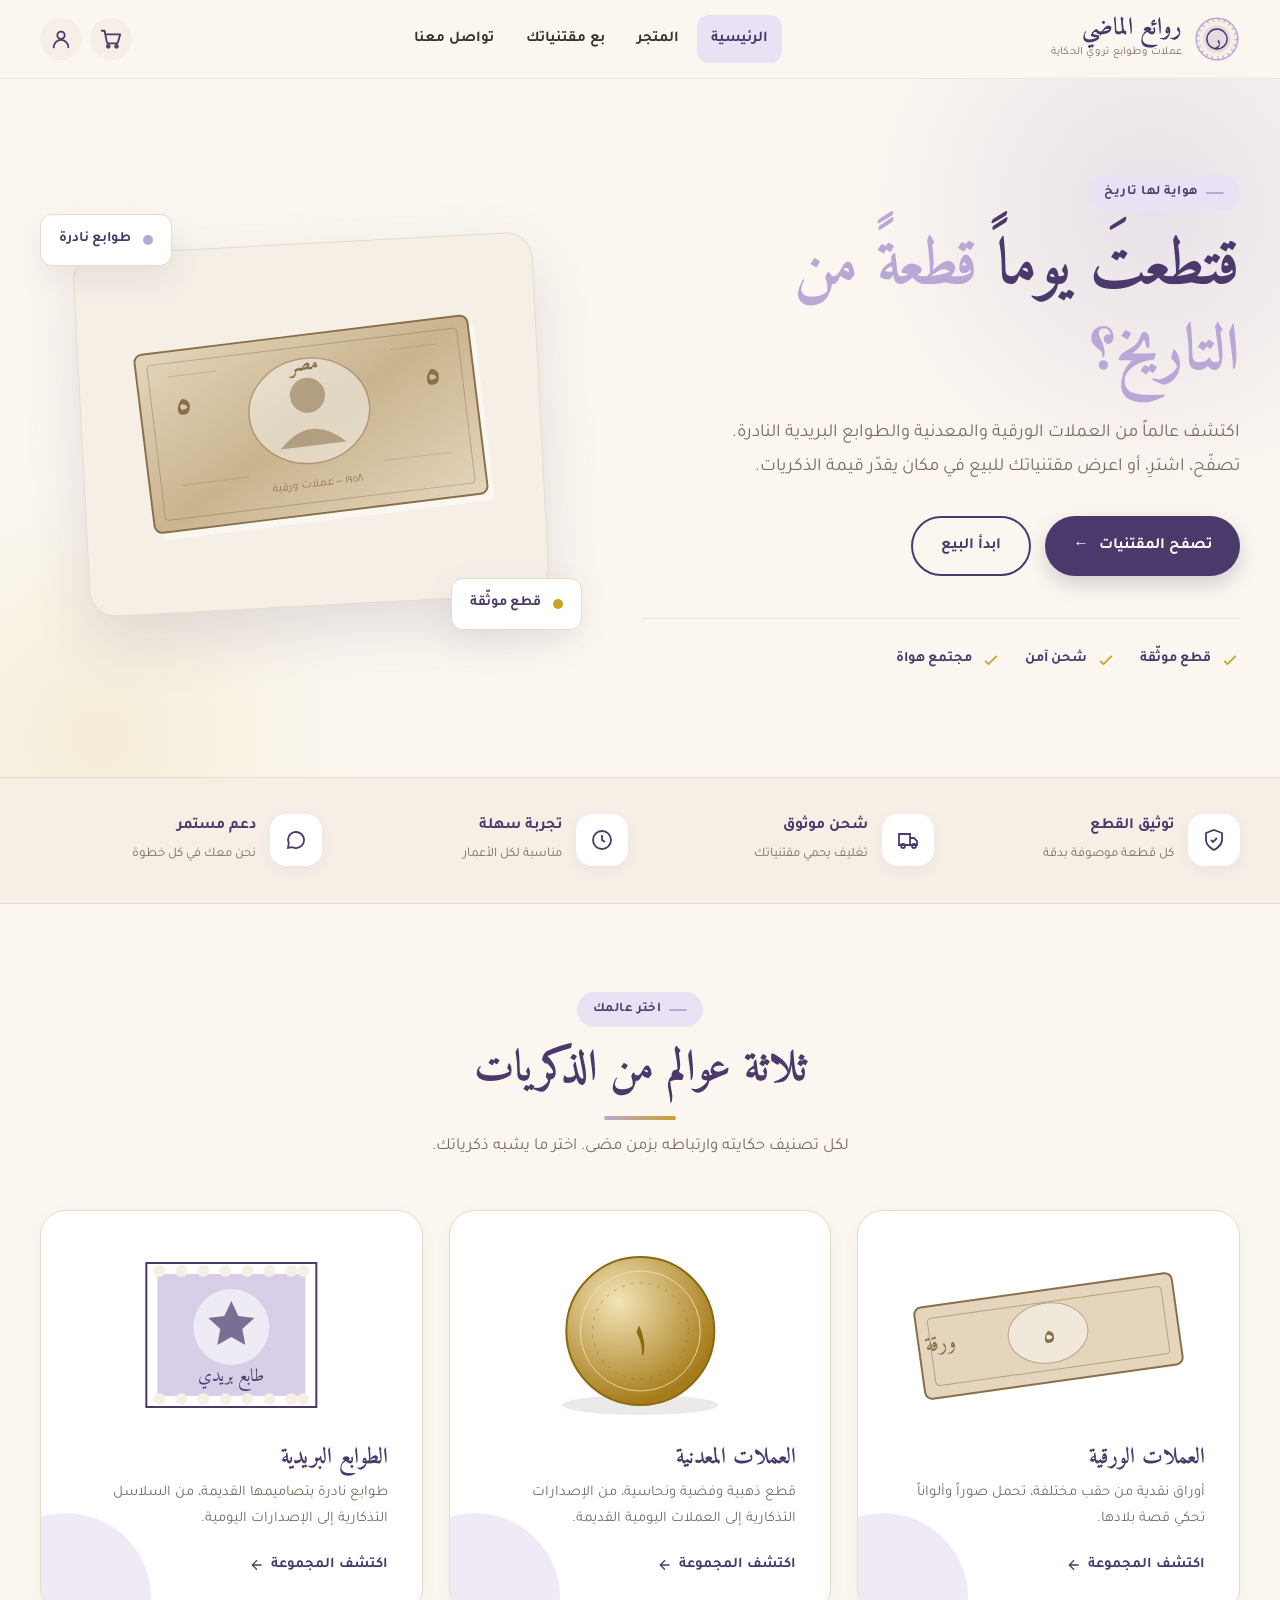
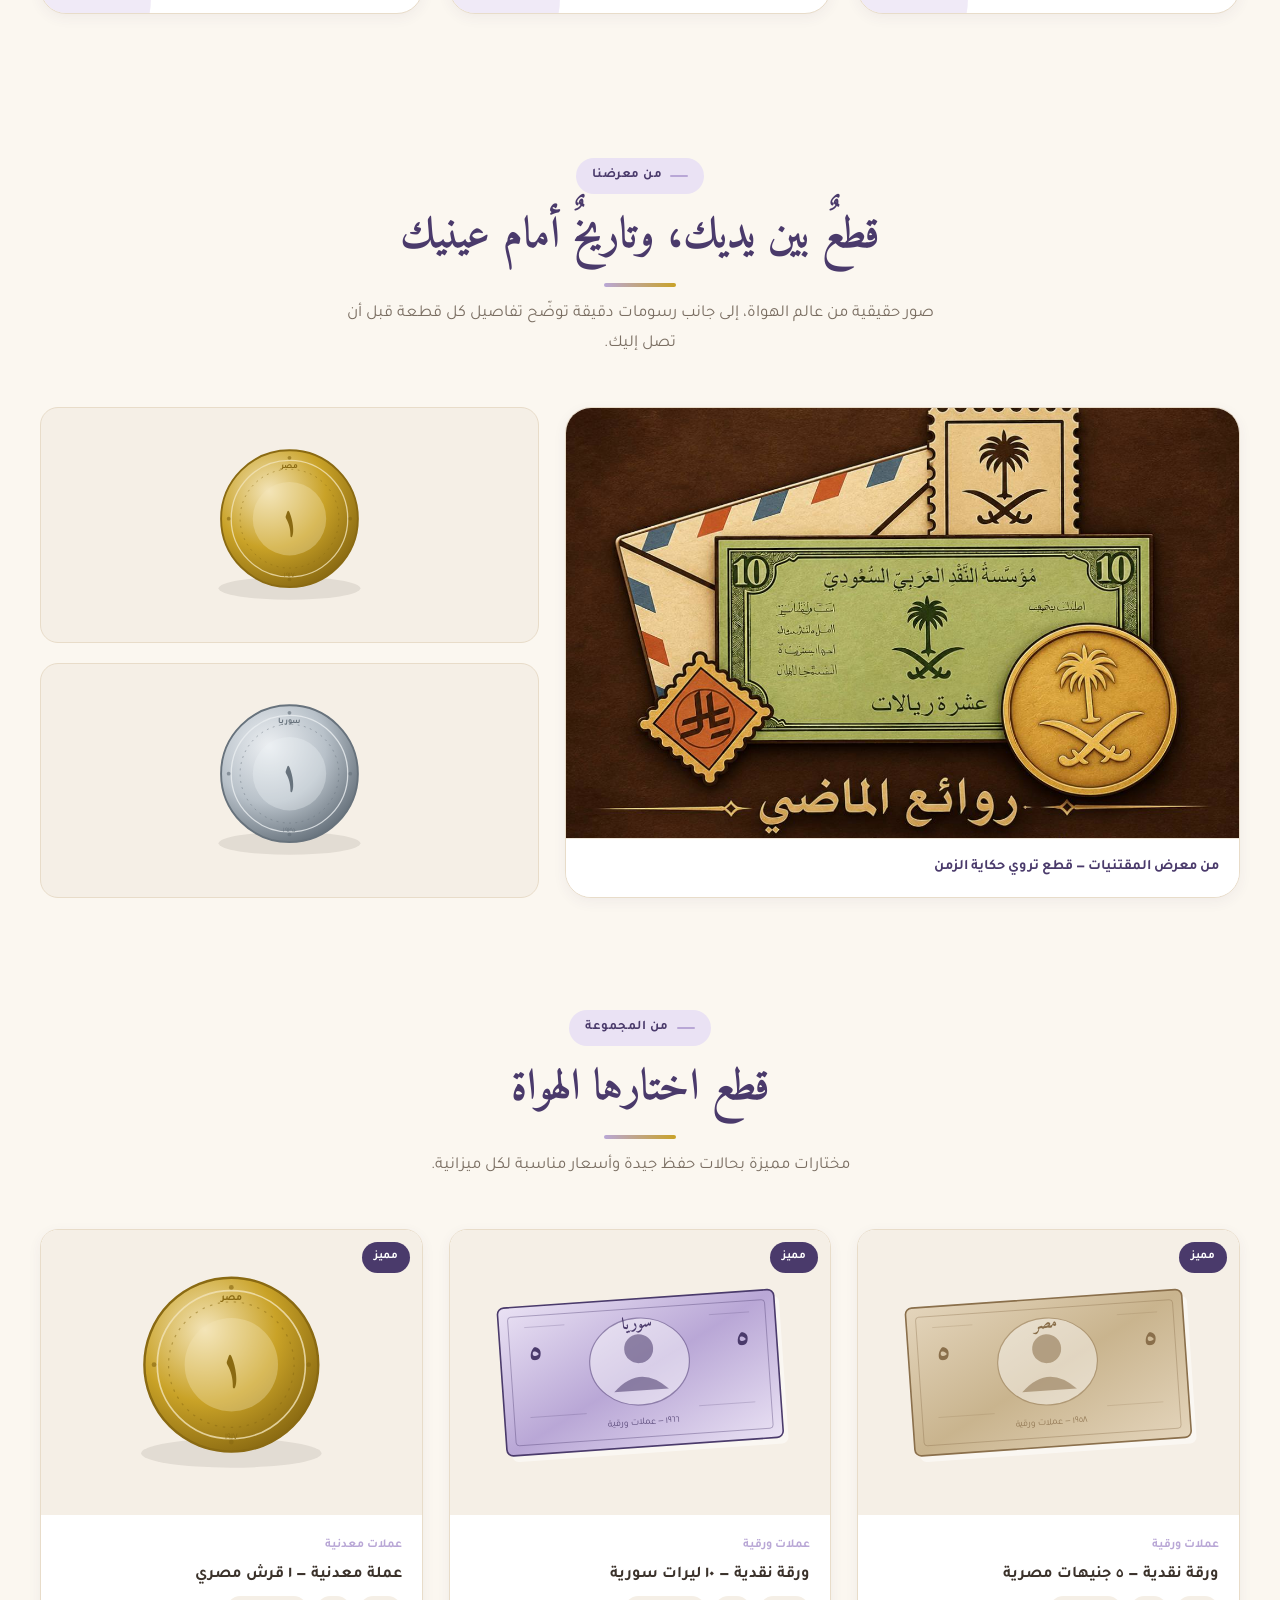
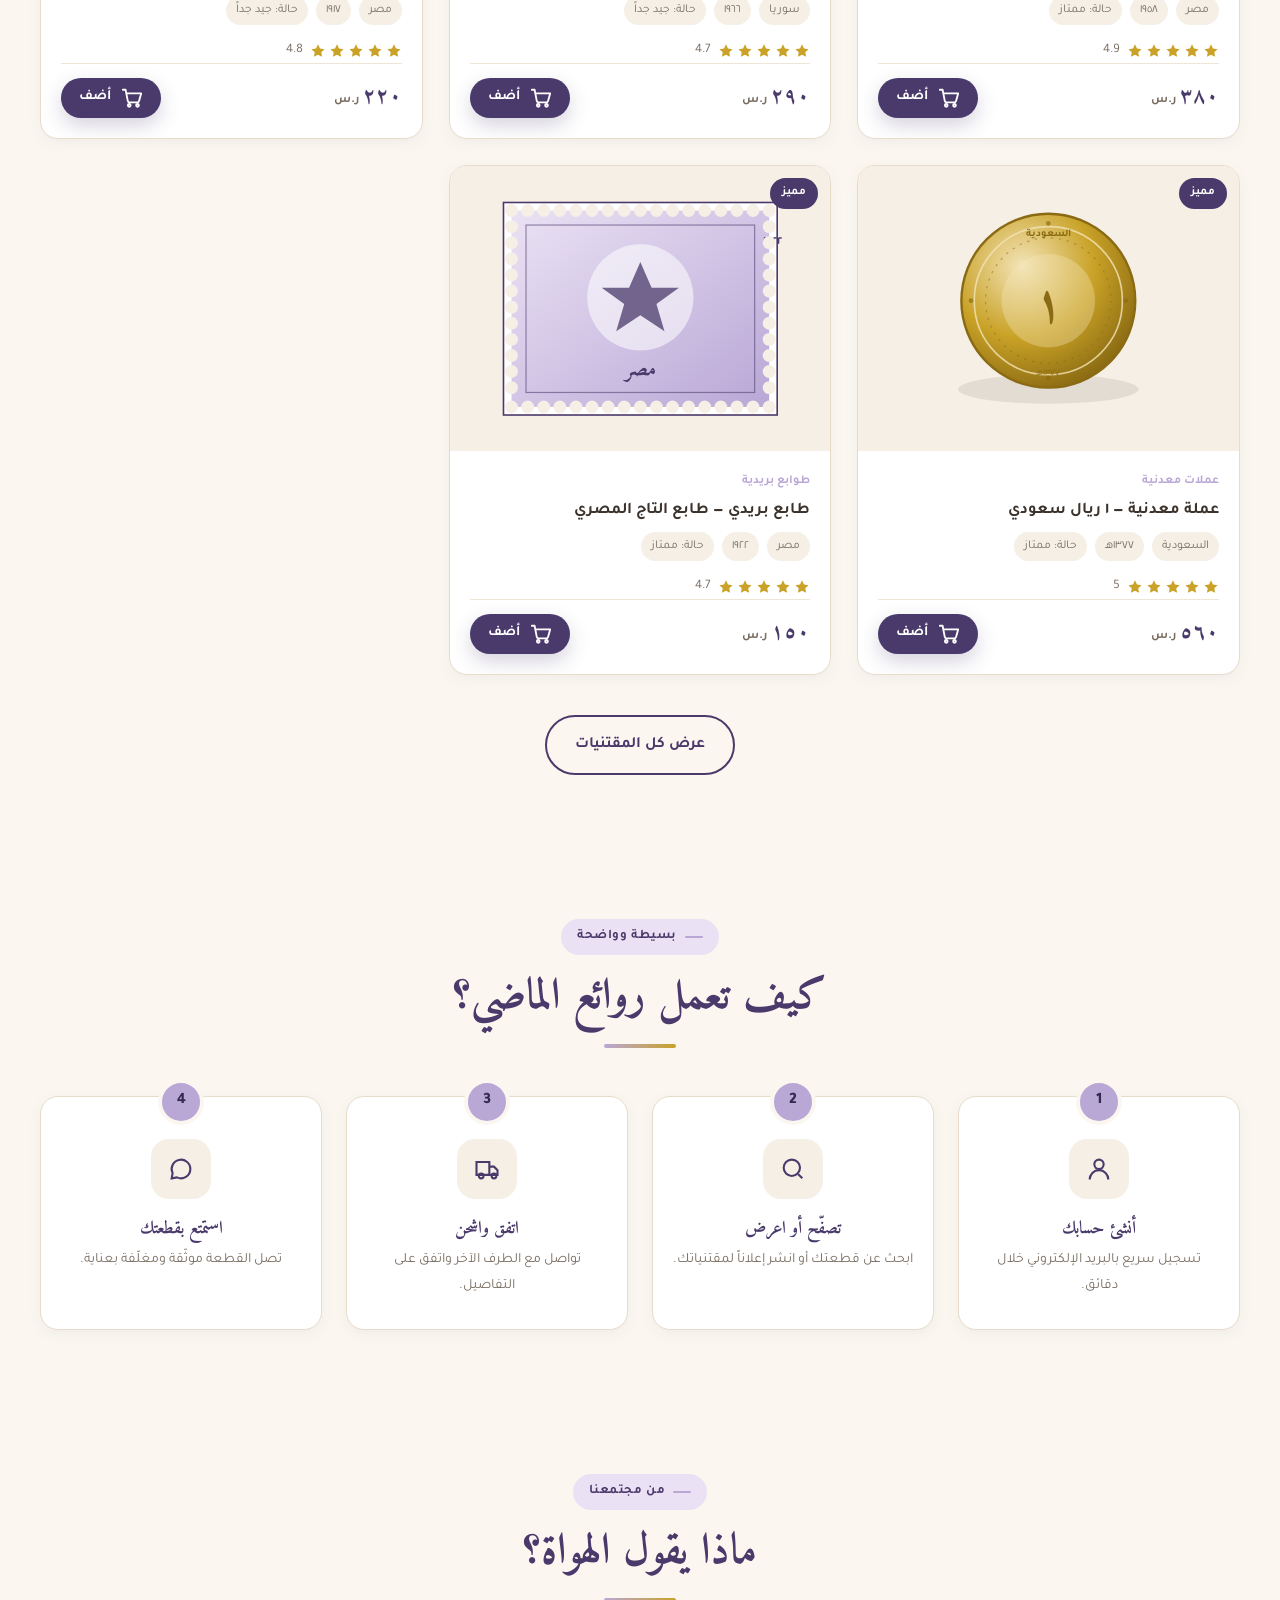
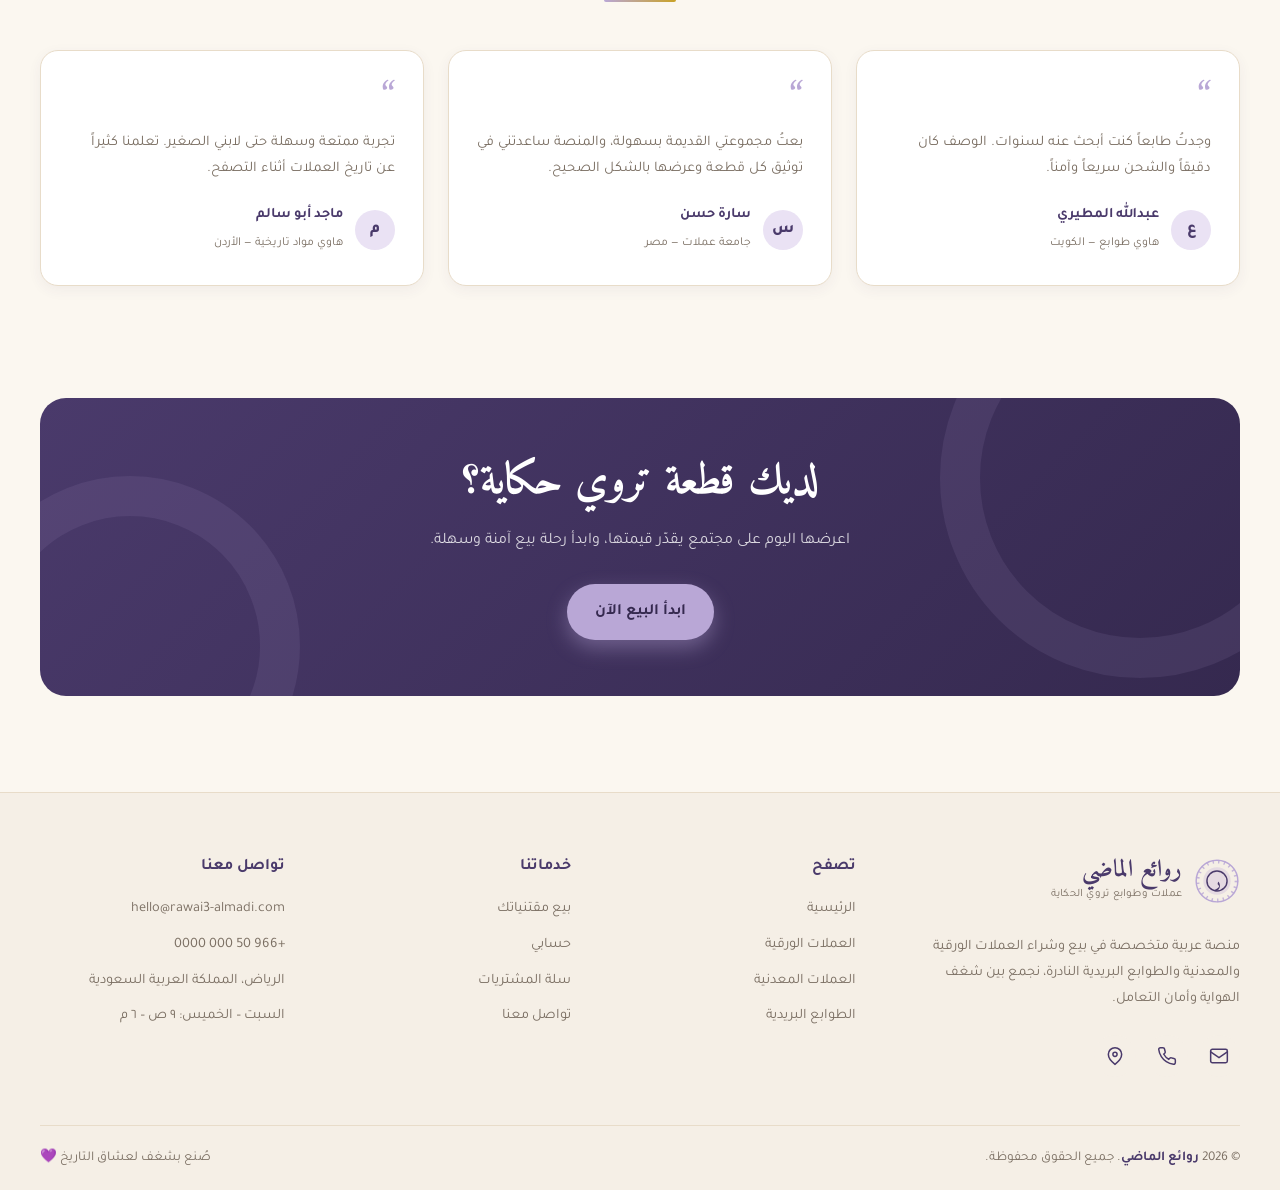
<file: index.html>
<!DOCTYPE html>
<html lang="ar" dir="rtl">
<head>
  <meta charset="UTF-8">
  <meta name="viewport" content="width=device-width, initial-scale=1.0">
  <title>روائع الماضي — عملات وطوابع تروي الحكاية</title>
  <meta name="description" content="منصة عربية لبيع وشراء العملات الورقية والمعدنية والطوابع البريدية النادرة">
  <link rel="preconnect" href="https://fonts.googleapis.com">
  <link rel="preconnect" href="https://fonts.gstatic.com" crossorigin>
  <link href="https://fonts.googleapis.com/css2?family=Amiri:wght@400;700&family=Tajawal:wght@300;400;500;700;800&display=swap" rel="stylesheet">
  <link rel="icon" href="assets/images/favicon.svg" type="image/svg+xml">
  <link rel="stylesheet" href="assets/css/style.css">
</head>
<body data-page="home">
  <div id="site-header"></div>

  <main>
    <!-- الهيرو -->
    <section class="hero">
      <div class="container hero-grid">
        <div class="hero-copy">
          <span class="eyebrow">هواية لها تاريخ</span>
          <h1>قتطعتَ يوماً <span>قطعةً من التاريخ؟</span></h1>
          <p>اكتشف عالماً من العملات الورقية والمعدنية والطوابع البريدية النادرة. تصفّح، اشترِ، أو اعرض مقتنياتك للبيع في مكان يقدّر قيمة الذكريات.</p>
          <div class="hero-actions">
            <a href="shop.html" class="btn btn-primary">تصفح المقتنيات <span aria-hidden="true">←</span></a>
            <a href="sell.html" class="btn btn-outline">ابدأ البيع</a>
          </div>
          <div class="hero-trust">
            <div><svg width="20" height="20" viewBox="0 0 24 24" fill="none" stroke="currentColor" stroke-width="2"><path d="m5 13 4 4L19 7"/></svg> قطع موثّقة</div>
            <div><svg width="20" height="20" viewBox="0 0 24 24" fill="none" stroke="currentColor" stroke-width="2"><path d="m5 13 4 4L19 7"/></svg> شحن آمن</div>
            <div><svg width="20" height="20" viewBox="0 0 24 24" fill="none" stroke="currentColor" stroke-width="2"><path d="m5 13 4 4L19 7"/></svg> مجتمع هواة</div>
          </div>
        </div>
        <div class="hero-art" id="hero-art-visual"></div>
      </div>
    </section>

    <!-- شريط المزايا -->
    <section class="features-strip">
      <div class="container features-grid">
        <div class="feature-item">
          <div class="fi-icon"><svg width="24" height="24" viewBox="0 0 24 24" fill="none" stroke="currentColor" stroke-width="1.8"><path d="M12 22s8-4 8-10V5l-8-3-8 3v7c0 6 8 10 8 10Z"/><path d="m9 12 2 2 4-4"/></svg></div>
          <div><strong>توثيق القطع</strong><span>كل قطعة موصوفة بدقة</span></div>
        </div>
        <div class="feature-item">
          <div class="fi-icon"><svg width="24" height="24" viewBox="0 0 24 24" fill="none" stroke="currentColor" stroke-width="1.8"><path d="M3 6h11v11H3zM14 10h4l3 3v4h-7z"/><circle cx="7" cy="18" r="2"/><circle cx="18" cy="18" r="2"/></svg></div>
          <div><strong>شحن موثوق</strong><span>تغليف يحمي مقتنياتك</span></div>
        </div>
        <div class="feature-item">
          <div class="fi-icon"><svg width="24" height="24" viewBox="0 0 24 24" fill="none" stroke="currentColor" stroke-width="1.8"><circle cx="12" cy="12" r="9"/><path d="M12 7v5l3 2"/></svg></div>
          <div><strong>تجربة سهلة</strong><span>مناسبة لكل الأعمار</span></div>
        </div>
        <div class="feature-item">
          <div class="fi-icon"><svg width="24" height="24" viewBox="0 0 24 24" fill="none" stroke="currentColor" stroke-width="1.8"><path d="M20 12a8 8 0 0 1-11.5 7.2L4 20l.8-4.5A8 8 0 1 1 20 12Z"/></svg></div>
          <div><strong>دعم مستمر</strong><span>نحن معك في كل خطوة</span></div>
        </div>
      </div>
    </section>

    <!-- التصنيفات -->
    <section class="section">
      <div class="container">
        <div class="section-head">
          <span class="eyebrow">اختر عالمك</span>
          <h2>ثلاثة عوالم من الذكريات</h2>
          <div class="title-underline"></div>
          <p>لكل تصنيف حكايته وارتباطه بزمن مضى. اختر ما يشبه ذكرياتك.</p>
        </div>
        <div class="categories-grid">
          <a href="shop.html?category=paper" class="category-card">
            <div class="cat-art">
              <svg viewBox="0 0 300 180" xmlns="http://www.w3.org/2000/svg" aria-hidden="true">
                <g transform="rotate(-8 150 90)"><rect x="20" y="45" width="260" height="92" rx="7" fill="#E4D5BC" stroke="#8A6F4B" stroke-width="2"/><rect x="32" y="57" width="236" height="68" rx="4" fill="none" stroke="#8A6F4B" opacity=".5"/><ellipse cx="150" cy="88" rx="40" ry="30" fill="#fff" opacity=".45" stroke="#8A6F4B"/><text x="150" y="98" text-anchor="middle" font-family="Amiri" font-size="28" fill="#8A6F4B">٥</text><text x="58" y="90" font-family="Amiri" font-size="22" fill="#8A6F4B">ورقة</text></g>
              </svg>
            </div>
            <h3>العملات الورقية</h3>
            <p>أوراق نقدية من حقب مختلفة، تحمل صوراً وألواناً تحكي قصة بلادها.</p>
            <span class="cat-link">اكتشف المجموعة <svg width="16" height="16" viewBox="0 0 24 24" fill="none" stroke="currentColor" stroke-width="2"><path d="M19 12H5m7-7-7 7 7 7"/></svg></span>
          </a>
          <a href="shop.html?category=metal" class="category-card">
            <div class="cat-art">
              <svg viewBox="0 0 300 180" xmlns="http://www.w3.org/2000/svg" aria-hidden="true">
                <defs><radialGradient id="catcoin" cx="35%" cy="30%" r="70%"><stop offset="0" stop-color="#F3E4B8"/><stop offset="1" stop-color="#A67C1A"/></radialGradient></defs>
                <ellipse cx="150" cy="160" rx="78" ry="10" fill="#3B322B" opacity=".1"/>
                <circle cx="150" cy="86" r="74" fill="url(#catcoin)" stroke="#8A6A12" stroke-width="2"/>
                <circle cx="150" cy="86" r="60" fill="none" stroke="#F3E4B8" opacity=".8"/>
                <circle cx="150" cy="86" r="48" fill="none" stroke="#8A6A12" opacity=".5" stroke-dasharray="3 6"/>
                <text x="150" y="106" text-anchor="middle" font-family="Amiri" font-size="46" fill="#8A6A12">١</text>
              </svg>
            </div>
            <h3>العملات المعدنية</h3>
            <p>قطع ذهبية وفضية ونحاسية، من الإصدارات التذكارية إلى العملات اليومية القديمة.</p>
            <span class="cat-link">اكتشف المجموعة <svg width="16" height="16" viewBox="0 0 24 24" fill="none" stroke="currentColor" stroke-width="2"><path d="M19 12H5m7-7-7 7 7 7"/></svg></span>
          </a>
          <a href="shop.html?category=stamp" class="category-card">
            <div class="cat-art">
              <svg viewBox="0 0 300 180" xmlns="http://www.w3.org/2000/svg" aria-hidden="true">
                <rect x="65" y="18" width="170" height="144" fill="#fff" stroke="#4A3A6B" stroke-width="2"/>
                <rect x="76" y="29" width="148" height="122" fill="#B9A7D6" opacity=".55"/>
                <circle cx="150" cy="82" r="38" fill="#fff" opacity=".6"/>
                <path d="m150 56 7 15 16 2-12 11 3 16-14-8-14 8 3-16-12-11 16-2Z" fill="#4A3A6B" opacity=".7"/>
                <text x="150" y="136" text-anchor="middle" font-family="Amiri" font-size="18" fill="#4A3A6B">طابع بريدي</text>
                <g fill="#F5EFE6"><circle cx="78" cy="26" r="6"/><circle cx="100" cy="26" r="6"/><circle cx="122" cy="26" r="6"/><circle cx="144" cy="26" r="6"/><circle cx="166" cy="26" r="6"/><circle cx="188" cy="26" r="6"/><circle cx="210" cy="26" r="6"/><circle cx="222" cy="26" r="6"/><circle cx="78" cy="154" r="6"/><circle cx="100" cy="154" r="6"/><circle cx="122" cy="154" r="6"/><circle cx="144" cy="154" r="6"/><circle cx="166" cy="154" r="6"/><circle cx="188" cy="154" r="6"/><circle cx="210" cy="154" r="6"/><circle cx="222" cy="154" r="6"/></g>
              </svg>
            </div>
            <h3>الطوابع البريدية</h3>
            <p>طوابع نادرة بتصاميمها القديمة، من السلاسل التذكارية إلى الإصدارات اليومية.</p>
            <span class="cat-link">اكتشف المجموعة <svg width="16" height="16" viewBox="0 0 24 24" fill="none" stroke="currentColor" stroke-width="2"><path d="M19 12H5m7-7-7 7 7 7"/></svg></span>
          </a>
        </div>
      </div>
    </section>

    <!-- معرض الصور الحقيقي -->
    <section class="section-sm">
      <div class="container">
        <div class="section-head">
          <span class="eyebrow">من معرضنا</span>
          <h2>قطعٌ بين يديك، وتاريخٌ أمام عينيك</h2>
          <div class="title-underline"></div>
          <p>صور حقيقية من عالم الهواة، إلى جانب رسومات دقيقة توضّح تفاصيل كل قطعة قبل أن تصل إليك.</p>
        </div>
        <div class="gallery-grid">
          <figure class="gallery-item gallery-photo">
            <img src="assets/images/coins-gallery.jpg" alt="مجموعة عملات ومقتنيات قديمة من معرض روائع الماضي" loading="lazy">
            <figcaption>من معرض المقتنيات — قطع تروي حكاية الزمن</figcaption>
          </figure>
          <div class="gallery-art-stack" id="gallery-art-stack" aria-label="رسومات توضيحية لبعض المقتنيات"></div>
        </div>
      </div>
    </section>

    <!-- منتجات مميزة -->
    <section class="section-sm">
      <div class="container">
        <div class="section-head">
          <span class="eyebrow">من المجموعة</span>
          <h2>قطع اختارها الهواة</h2>
          <div class="title-underline"></div>
          <p>مختارات مميزة بحالات حفظ جيدة وأسعار مناسبة لكل ميزانية.</p>
        </div>
        <div class="products-grid" id="featured-products"></div>
        <div style="text-align:center;margin-top:40px"><a href="shop.html" class="btn btn-outline">عرض كل المقتنيات</a></div>
      </div>
    </section>

    <!-- كيف تعمل المنصة -->
    <section class="section">
      <div class="container">
        <div class="section-head">
          <span class="eyebrow">بسيطة وواضحة</span>
          <h2>كيف تعمل روائع الماضي؟</h2>
          <div class="title-underline"></div>
        </div>
        <div class="steps-grid">
          <div class="step-card"><div class="step-icon"><svg width="28" height="28" viewBox="0 0 24 24" fill="none" stroke="currentColor" stroke-width="1.8"><circle cx="12" cy="8" r="4"/><path d="M4 21a8 8 0 0 1 16 0"/></svg></div><h3>أنشئ حسابك</h3><p>تسجيل سريع بالبريد الإلكتروني خلال دقائق.</p></div>
          <div class="step-card"><div class="step-icon"><svg width="28" height="28" viewBox="0 0 24 24" fill="none" stroke="currentColor" stroke-width="1.8"><circle cx="11" cy="11" r="7"/><path d="m20 20-3.5-3.5"/></svg></div><h3>تصفّح أو اعرض</h3><p>ابحث عن قطعتك أو انشر إعلاناً لمقتنياتك.</p></div>
          <div class="step-card"><div class="step-icon"><svg width="28" height="28" viewBox="0 0 24 24" fill="none" stroke="currentColor" stroke-width="1.8"><path d="M3 6h11v11H3zM14 10h4l3 3v4h-7z"/><circle cx="7" cy="18" r="2"/><circle cx="18" cy="18" r="2"/></svg></div><h3>اتفق واشحن</h3><p>تواصل مع الطرف الآخر واتفق على التفاصيل.</p></div>
          <div class="step-card"><div class="step-icon"><svg width="28" height="28" viewBox="0 0 24 24" fill="none" stroke="currentColor" stroke-width="1.8"><path d="M20 12a8 8 0 0 1-11.5 7.2L4 20l.8-4.5A8 8 0 1 1 20 12Z"/></svg></div><h3>استمتع بقطعتك</h3><p>تصل القطعة موثّقة ومغلّفة بعناية.</p></div>
        </div>
      </div>
    </section>

    <!-- آراء -->
    <section class="section-sm">
      <div class="container">
        <div class="section-head">
          <span class="eyebrow">من مجتمعنا</span>
          <h2>ماذا يقول الهواة؟</h2>
          <div class="title-underline"></div>
        </div>
        <div class="testimonials-grid">
          <div class="testimonial"><div class="quote">“</div><p>وجدتُ طابعاً كنت أبحث عنه لسنوات. الوصف كان دقيقاً والشحن سريعاً وآمناً.</p><div class="who"><div class="seller-avatar">ع</div><div><strong>عبدالله المطيري</strong><small>هاوي طوابع — الكويت</small></div></div></div>
          <div class="testimonial"><div class="quote">“</div><p>بعتُ مجموعتي القديمة بسهولة، والمنصة ساعدتني في توثيق كل قطعة وعرضها بالشكل الصحيح.</p><div class="who"><div class="seller-avatar">س</div><div><strong>سارة حسن</strong><small>جامعة عملات — مصر</small></div></div></div>
          <div class="testimonial"><div class="quote">“</div><p>تجربة ممتعة وسهلة حتى لابني الصغير. تعلمنا كثيراً عن تاريخ العملات أثناء التصفح.</p><div class="who"><div class="seller-avatar">م</div><div><strong>ماجد أبو سالم</strong><small>هاوي مواد تاريخية — الأردن</small></div></div></div>
        </div>
      </div>
    </section>

    <!-- CTA -->
    <section class="section-sm">
      <div class="container">
        <div class="cta-band">
          <h2>لديك قطعة تروي حكاية؟</h2>
          <p>اعرضها اليوم على مجتمع يقدّر قيمتها، وابدأ رحلة بيع آمنة وسهلة.</p>
          <a href="sell.html" class="btn btn-lavender">ابدأ البيع الآن</a>
        </div>
      </div>
    </section>
  </main>

  <div id="site-footer"></div>
  <script src="assets/js/store.js"></script>
  <script src="assets/js/app.js"></script>
</body>
</html>
</file>
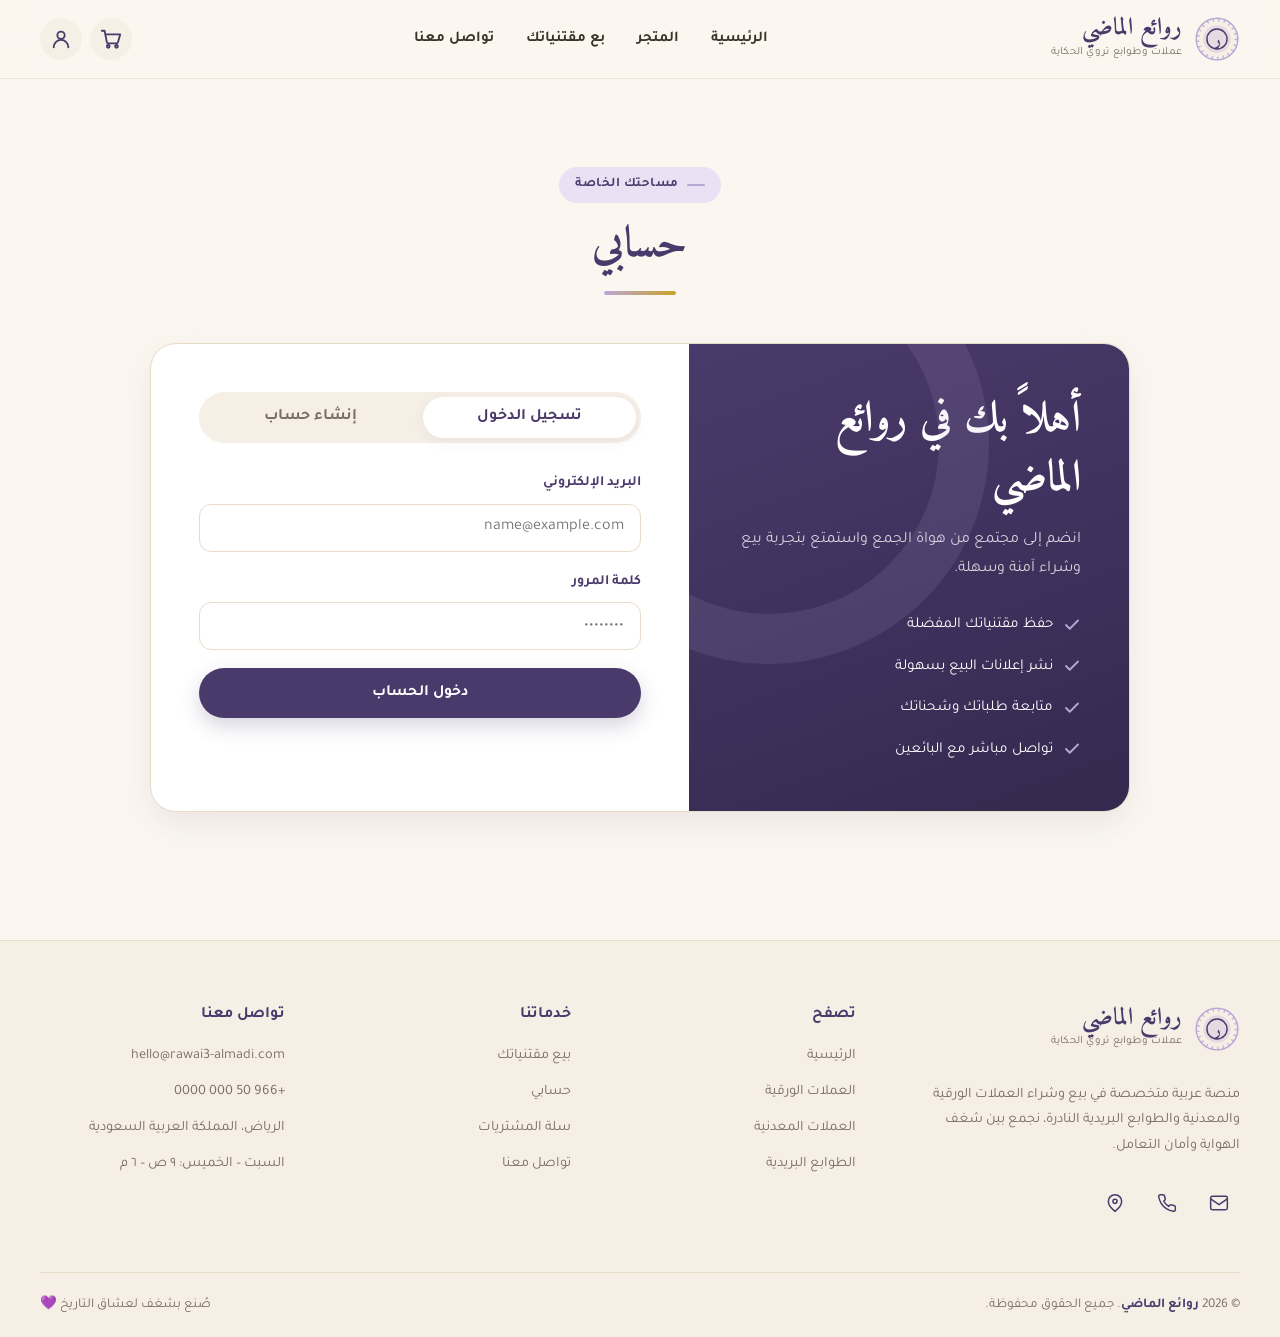
<file: account.html>
<!DOCTYPE html>
<html lang="ar" dir="rtl">
<head>
  <meta charset="UTF-8">
  <meta name="viewport" content="width=device-width, initial-scale=1.0">
  <title>حسابي — روائع الماضي</title>
  <link rel="preconnect" href="https://fonts.googleapis.com">
  <link rel="preconnect" href="https://fonts.gstatic.com" crossorigin>
  <link href="https://fonts.googleapis.com/css2?family=Amiri:wght@400;700&family=Tajawal:wght@300;400;500;700;800&display=swap" rel="stylesheet">
  <link rel="icon" href="assets/images/favicon.svg" type="image/svg+xml">
  <link rel="stylesheet" href="assets/css/style.css">
</head>
<body data-page="account">
  <div id="site-header"></div>

  <main class="container section">
    <div class="section-head">
      <span class="eyebrow">مساحتك الخاصة</span>
      <h2>حسابي</h2>
      <div class="title-underline"></div>
    </div>
    <div id="auth-area"></div>
    <div id="account-area" hidden></div>
  </main>

  <div id="site-footer"></div>
  <script src="assets/js/store.js"></script>
  <script src="assets/js/app.js"></script>
</body>
</html>
</file>
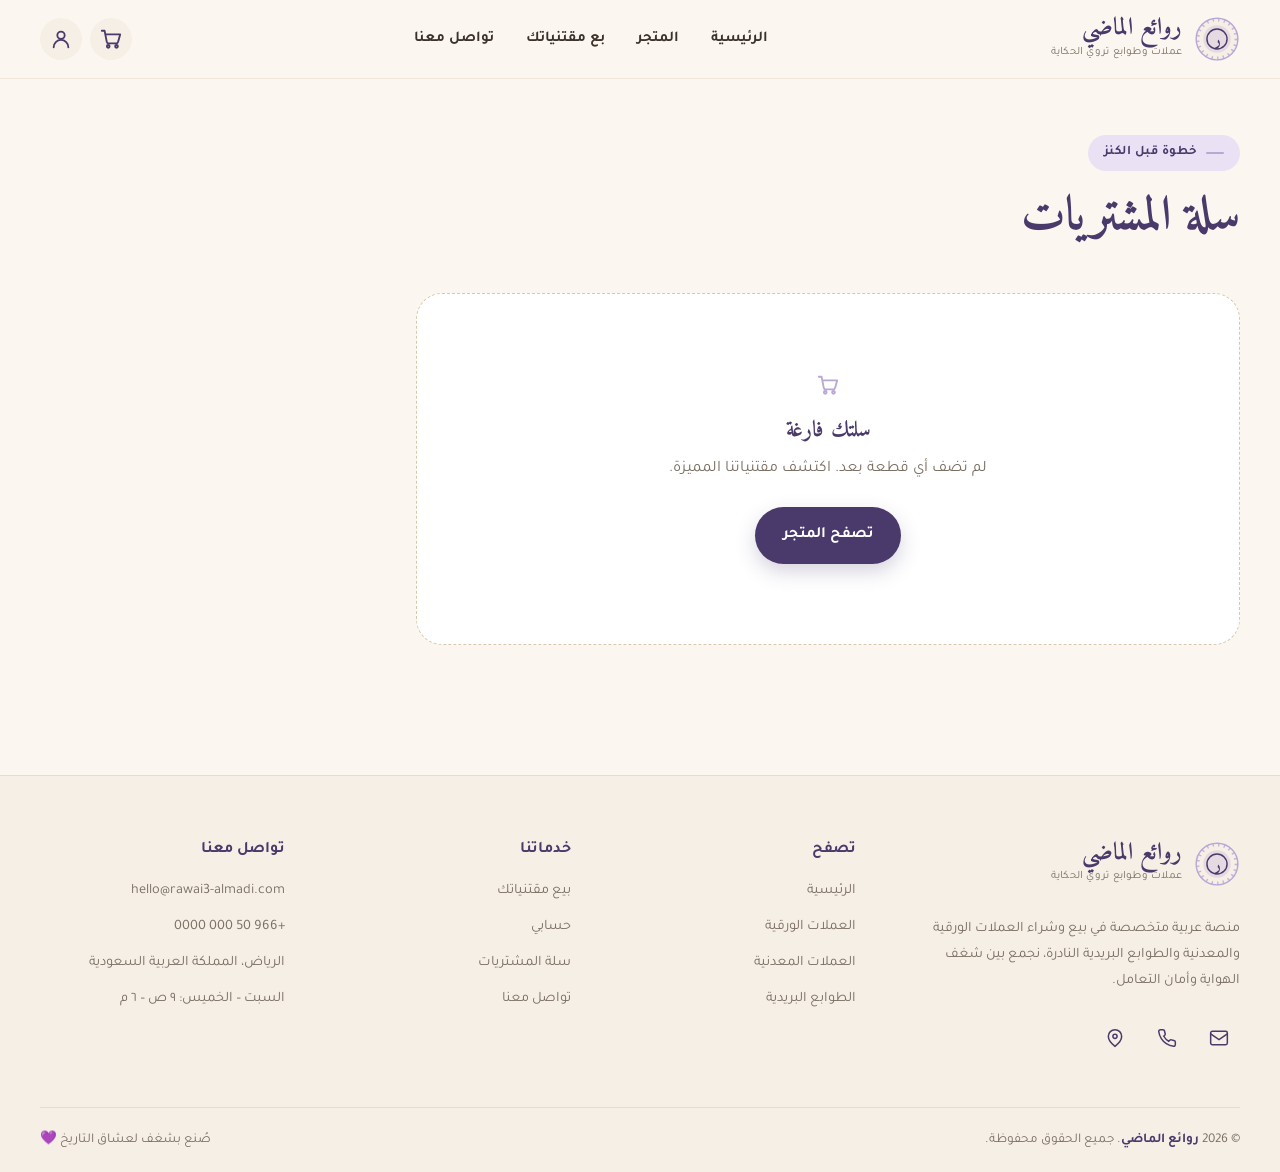
<file: cart.html>
<!DOCTYPE html>
<html lang="ar" dir="rtl">
<head>
  <meta charset="UTF-8">
  <meta name="viewport" content="width=device-width, initial-scale=1.0">
  <title>سلة المشتريات — روائع الماضي</title>
  <link rel="preconnect" href="https://fonts.googleapis.com">
  <link rel="preconnect" href="https://fonts.gstatic.com" crossorigin>
  <link href="https://fonts.googleapis.com/css2?family=Amiri:wght@400;700&family=Tajawal:wght@300;400;500;700;800&display=swap" rel="stylesheet">
  <link rel="icon" href="assets/images/favicon.svg" type="image/svg+xml">
  <link rel="stylesheet" href="assets/css/style.css">
</head>
<body data-page="cart">
  <div id="site-header"></div>

  <main>
    <section class="section-sm" style="padding-bottom:24px">
      <div class="container">
        <span class="eyebrow">خطوة قبل الكنز</span>
        <h1 style="font-size:clamp(2rem,4vw,3rem)">سلة المشتريات</h1>
      </div>
    </section>

    <section class="container section-sm" style="padding-top:20px;padding-bottom:90px">
      <div class="cart-layout">
        <div class="cart-list" id="cart-list"></div>
        <aside class="summary-card" id="cart-summary"></aside>
      </div>

      <div id="checkout-area" hidden style="margin-top:40px;max-width:700px;margin-inline:auto">
        <div class="contact-form-card">
          <h3 style="margin-bottom:8px">إتمام الطلب</h3>
          <p style="color:var(--muted);font-size:.9rem;margin-bottom:22px">أدخل بياناتك وسنتواصل معك لتأكيد التفاصيل ومواعيد الشحن.</p>
          <form id="checkout-form">
            <div class="form-row">
              <div class="form-group"><label for="co-name">الاسم الكامل *</label><input class="form-control" id="co-name" name="name" required placeholder="اسم المستلم"></div>
              <div class="form-group"><label for="co-phone">رقم الجوال *</label><input class="form-control" id="co-phone" name="phone" type="tel" required placeholder="05xxxxxxxx"></div>
            </div>
            <div class="form-group"><label for="co-email">البريد الإلكتروني *</label><input class="form-control" id="co-email" name="email" type="email" required placeholder="name@example.com"></div>
            <div class="form-group"><label for="co-address">العنوان *</label><input class="form-control" id="co-address" name="address" required placeholder="المدينة، الحي، رقم المبنى"></div>
            <div class="form-group"><label for="co-notes">ملاحظات (اختياري)</label><textarea class="form-control" id="co-notes" name="notes" style="min-height:90px" placeholder="أي تفاصيل تريد إضافتها..."></textarea></div>
            <button class="btn btn-primary btn-block" type="submit">تأكيد الطلب</button>
          </form>
        </div>
      </div>
    </section>
  </main>

  <div id="site-footer"></div>
  <script src="assets/js/store.js"></script>
  <script src="assets/js/app.js"></script>
</body>
</html>
</file>
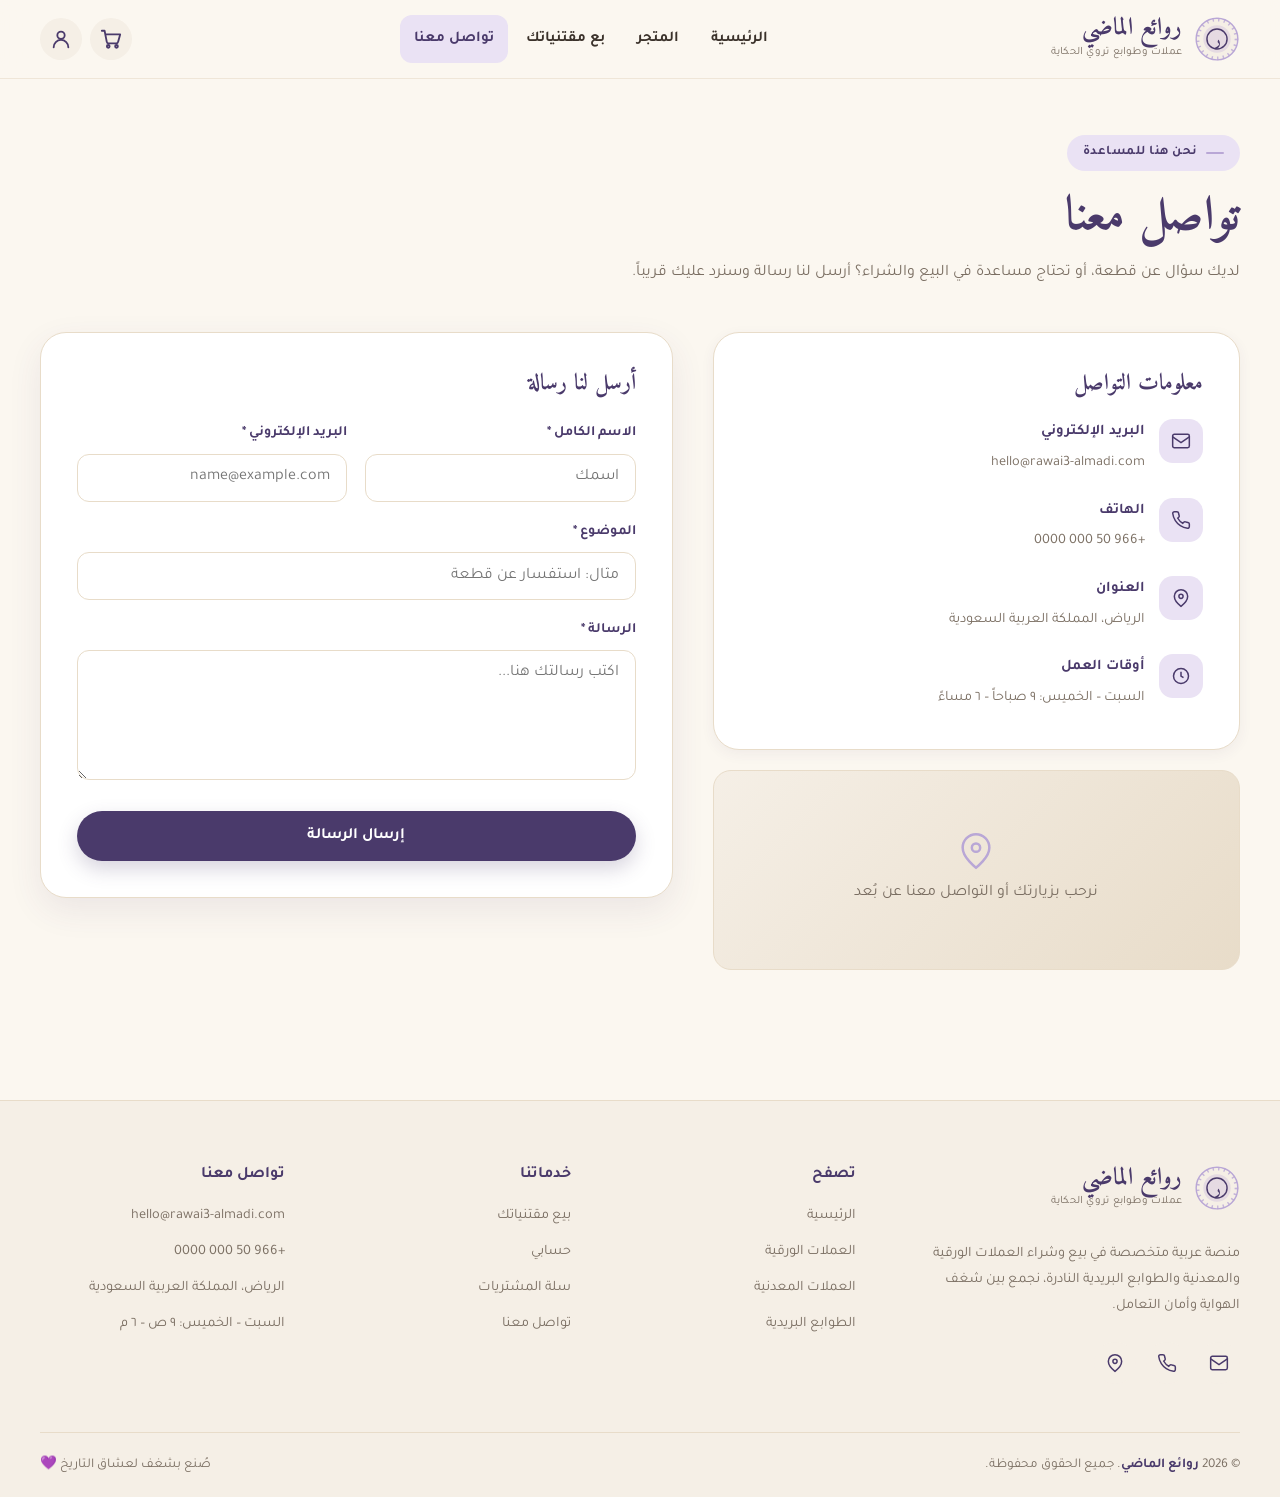
<file: contact.html>
<!DOCTYPE html>
<html lang="ar" dir="rtl">
<head>
  <meta charset="UTF-8">
  <meta name="viewport" content="width=device-width, initial-scale=1.0">
  <title>تواصل معنا — روائع الماضي</title>
  <link rel="preconnect" href="https://fonts.googleapis.com">
  <link rel="preconnect" href="https://fonts.gstatic.com" crossorigin>
  <link href="https://fonts.googleapis.com/css2?family=Amiri:wght@400;700&family=Tajawal:wght@300;400;500;700;800&display=swap" rel="stylesheet">
  <link rel="icon" href="assets/images/favicon.svg" type="image/svg+xml">
  <link rel="stylesheet" href="assets/css/style.css">
</head>
<body data-page="contact">
  <div id="site-header"></div>

  <main>
    <section class="section-sm" style="padding-bottom:24px">
      <div class="container">
        <span class="eyebrow">نحن هنا للمساعدة</span>
        <h1 style="font-size:clamp(2rem,4vw,3rem)">تواصل معنا</h1>
        <p style="color:var(--muted);max-width:620px;margin-top:10px">لديك سؤال عن قطعة، أو تحتاج مساعدة في البيع والشراء؟ أرسل لنا رسالة وسنرد عليك قريباً.</p>
      </div>
    </section>

    <section class="container section-sm" style="padding-top:20px;padding-bottom:90px">
      <div class="contact-layout">
        <aside>
          <div class="contact-info-card">
            <h3>معلومات التواصل</h3>
            <div class="contact-line"><div class="cl-icon"><svg width="20" height="20" viewBox="0 0 24 24" fill="none" stroke="currentColor" stroke-width="1.8"><rect x="2" y="4" width="20" height="16" rx="2"/><path d="m2 7 10 7 10-7"/></svg></div><div><strong>البريد الإلكتروني</strong><a href="mailto:hello@rawai3-almadi.com">hello@rawai3-almadi.com</a></div></div>
            <div class="contact-line"><div class="cl-icon"><svg width="20" height="20" viewBox="0 0 24 24" fill="none" stroke="currentColor" stroke-width="1.8"><path d="M22 16.9v3a2 2 0 0 1-2.2 2 19.8 19.8 0 0 1-8.6-3.1 19.5 19.5 0 0 1-6-6A19.8 19.8 0 0 1 2.1 4.2 2 2 0 0 1 4.1 2h3a2 2 0 0 1 2 1.7c.1 1 .4 2 .7 2.9a2 2 0 0 1-.5 2.1L8.1 9.9a16 16 0 0 0 6 6l1.2-1.2a2 2 0 0 1 2.1-.5c.9.3 1.9.6 2.9.7a2 2 0 0 1 1.7 2Z"/></svg></div><div><strong>الهاتف</strong><a href="tel:+966500000000">+966 50 000 0000</a></div></div>
            <div class="contact-line"><div class="cl-icon"><svg width="20" height="20" viewBox="0 0 24 24" fill="none" stroke="currentColor" stroke-width="1.8"><path d="M20 10c0 6-8 12-8 12S4 16 4 10a8 8 0 1 1 16 0Z"/><circle cx="12" cy="10" r="2.5"/></svg></div><div><strong>العنوان</strong><span>الرياض، المملكة العربية السعودية</span></div></div>
            <div class="contact-line"><div class="cl-icon"><svg width="20" height="20" viewBox="0 0 24 24" fill="none" stroke="currentColor" stroke-width="1.8"><circle cx="12" cy="12" r="9"/><path d="M12 7v5l3 2"/></svg></div><div><strong>أوقات العمل</strong><span>السبت – الخميس: ٩ صباحاً – ٦ مساءً</span></div></div>
          </div>
          <div class="map-placeholder">
            <div><svg width="40" height="40" viewBox="0 0 24 24" fill="none" stroke="currentColor" stroke-width="1.5"><path d="M20 10c0 6-8 12-8 12S4 16 4 10a8 8 0 1 1 16 0Z"/><circle cx="12" cy="10" r="2.5"/></svg><p>نرحب بزيارتك أو التواصل معنا عن بُعد</p></div>
          </div>
        </aside>

        <div class="contact-form-card">
          <div class="form-success" id="contact-success" hidden></div>
          <h3 style="margin-bottom:22px">أرسل لنا رسالة</h3>
          <form id="contact-form">
            <div class="form-row">
              <div class="form-group"><label for="ct-name">الاسم الكامل *</label><input class="form-control" id="ct-name" name="name" required placeholder="اسمك"></div>
              <div class="form-group"><label for="ct-email">البريد الإلكتروني *</label><input class="form-control" id="ct-email" name="email" type="email" required placeholder="name@example.com"></div>
            </div>
            <div class="form-group"><label for="ct-subject">الموضوع *</label><input class="form-control" id="ct-subject" name="subject" required placeholder="مثال: استفسار عن قطعة"></div>
            <div class="form-group"><label for="ct-message">الرسالة *</label><textarea class="form-control" id="ct-message" name="message" required placeholder="اكتب رسالتك هنا..."></textarea></div>
            <button class="btn btn-primary btn-block" type="submit">إرسال الرسالة</button>
          </form>
        </div>
      </div>
    </section>
  </main>

  <div id="site-footer"></div>
  <script src="assets/js/store.js"></script>
  <script src="assets/js/app.js"></script>
</body>
</html>
</file>
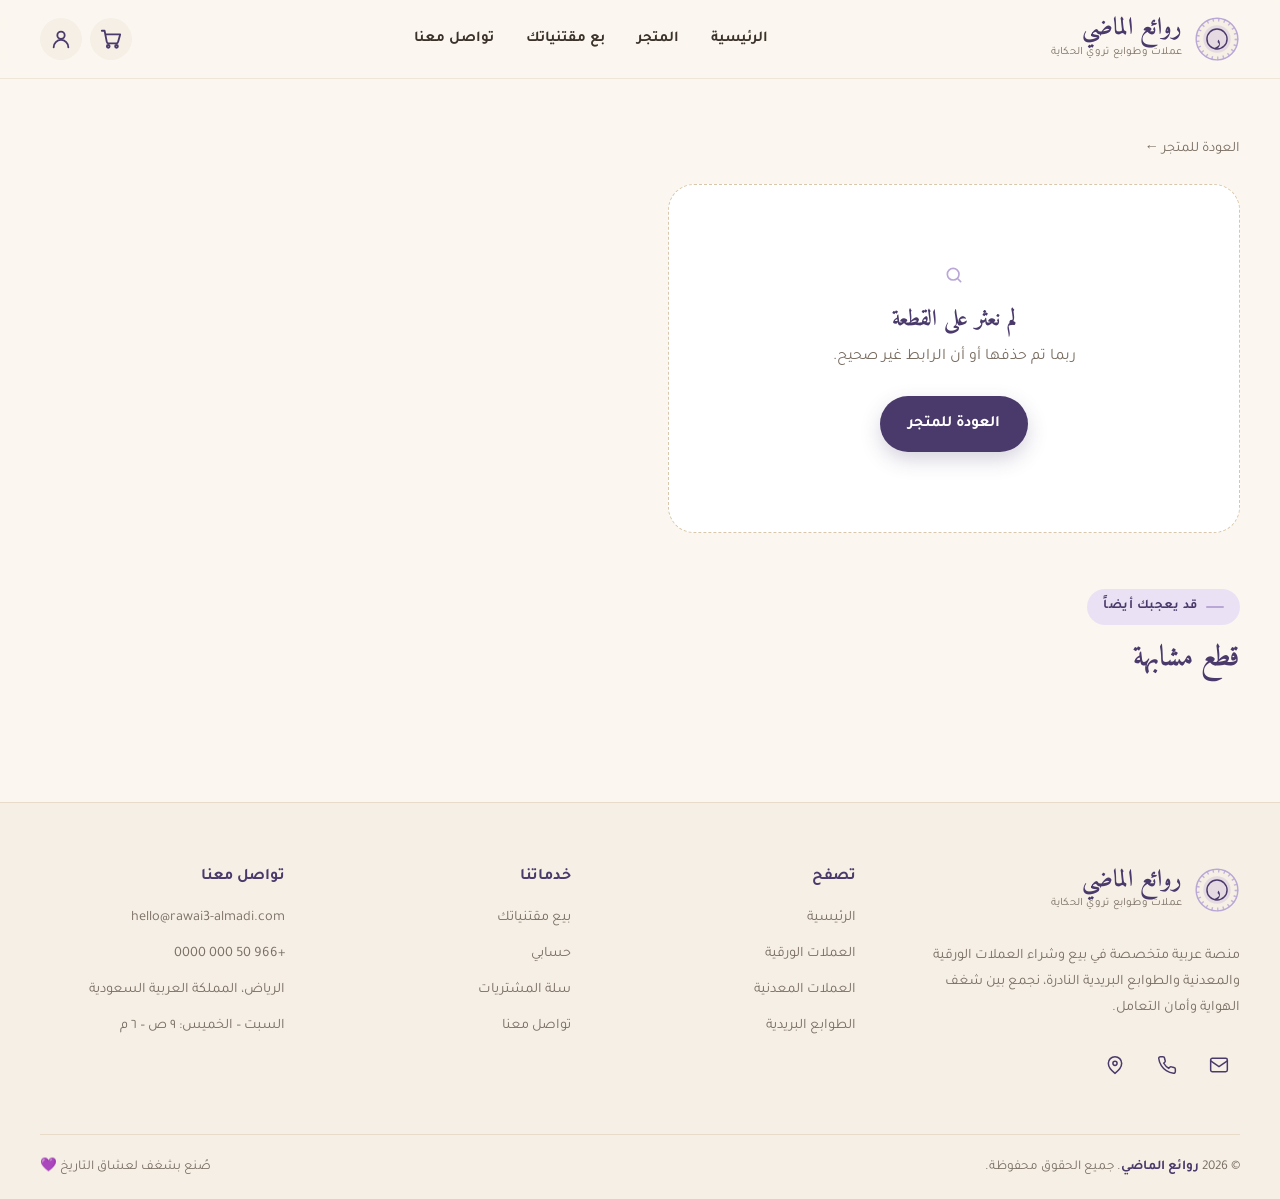
<file: product.html>
<!DOCTYPE html>
<html lang="ar" dir="rtl">
<head>
  <meta charset="UTF-8">
  <meta name="viewport" content="width=device-width, initial-scale=1.0">
  <title>تفاصيل القطعة — روائع الماضي</title>
  <link rel="preconnect" href="https://fonts.googleapis.com">
  <link rel="preconnect" href="https://fonts.gstatic.com" crossorigin>
  <link href="https://fonts.googleapis.com/css2?family=Amiri:wght@400;700&family=Tajawal:wght@300;400;500;700;800&display=swap" rel="stylesheet">
  <link rel="icon" href="assets/images/favicon.svg" type="image/svg+xml">
  <link rel="stylesheet" href="assets/css/style.css">
</head>
<body data-page="product">
  <div id="site-header"></div>

  <main>
    <section class="container section-sm" style="padding-bottom:20px">
      <a href="shop.html" style="color:var(--muted);font-size:.9rem;display:inline-flex;align-items:center;gap:6px">العودة للمتجر ←</a>
    </section>
    <section class="container product-detail" id="product-detail"></section>

    <section class="container section-sm">
      <div class="section-head" style="text-align:start;margin-bottom:28px">
        <span class="eyebrow">قد يعجبك أيضاً</span>
        <h2 style="font-size:1.8rem">قطع مشابهة</h2>
      </div>
      <div class="products-grid" id="related-products"></div>
    </section>
  </main>

  <div id="site-footer"></div>
  <script src="assets/js/store.js"></script>
  <script src="assets/js/app.js"></script>
</body>
</html>
</file>
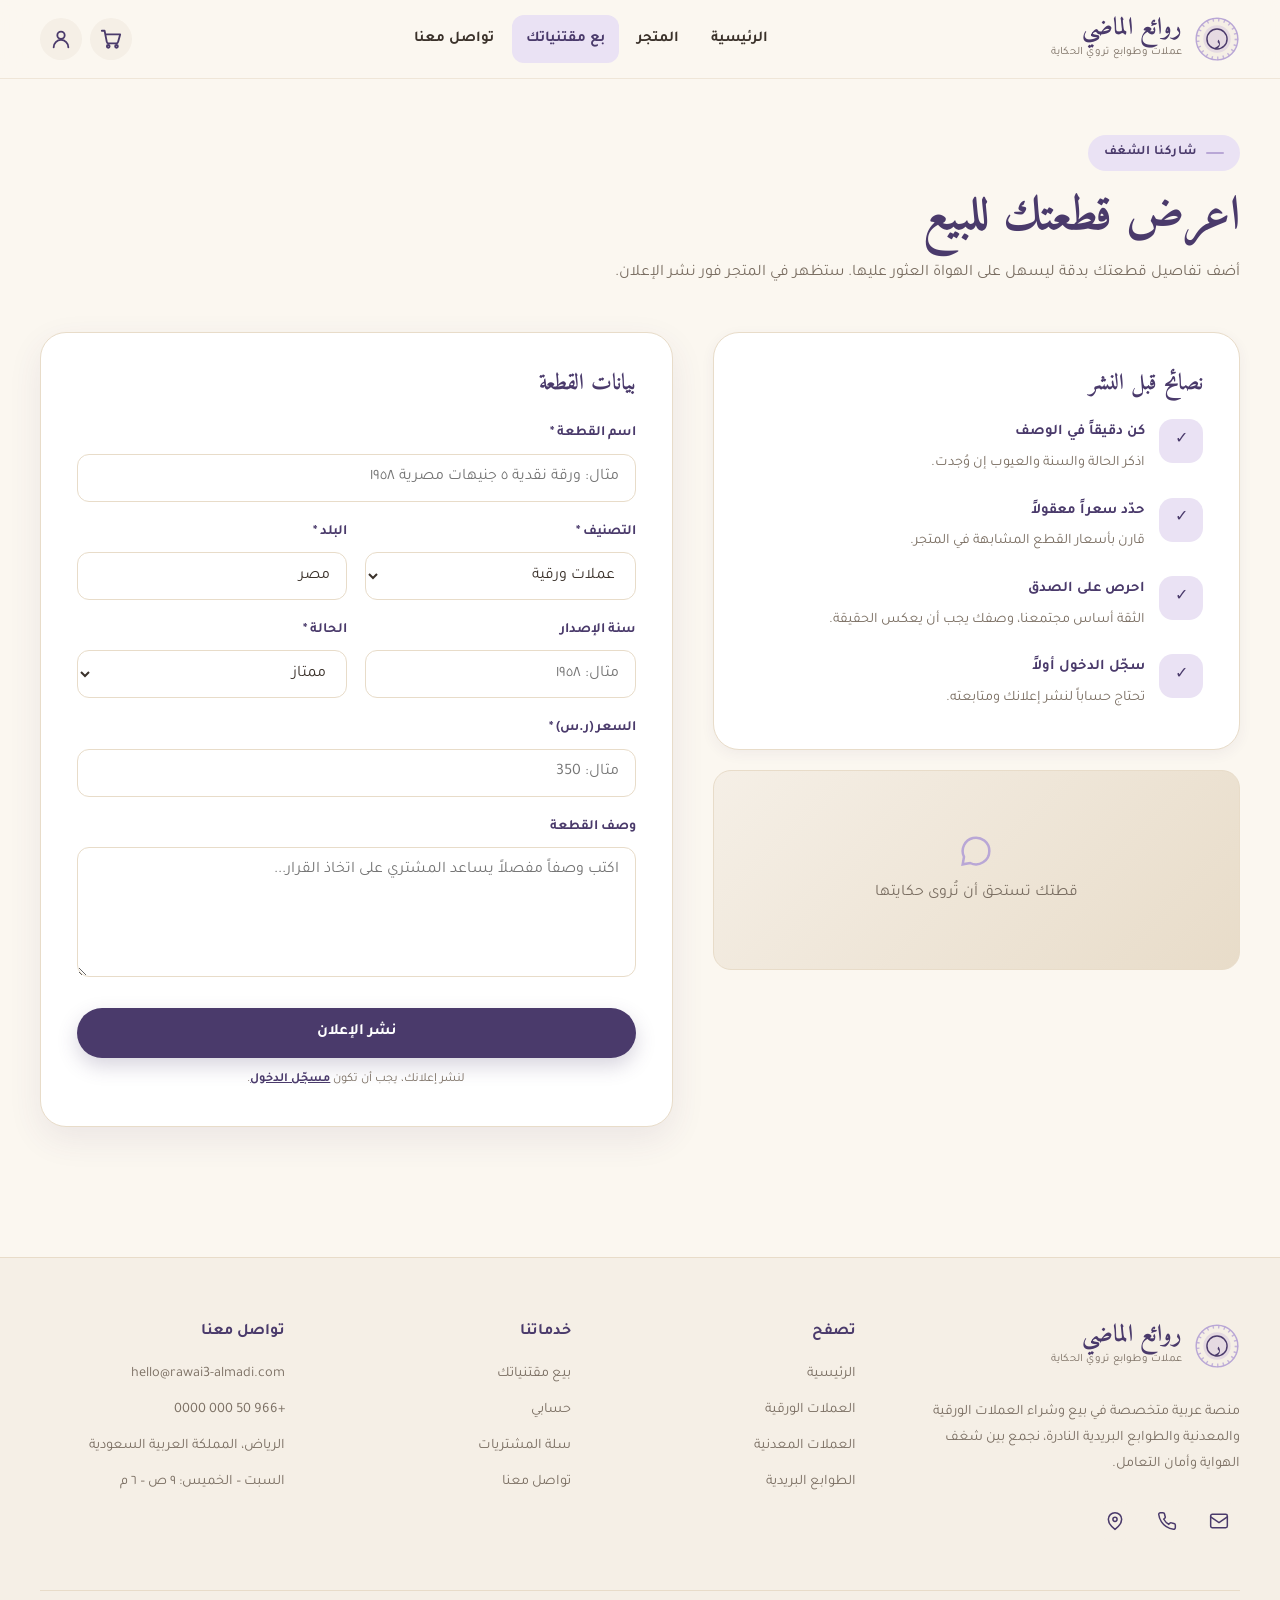
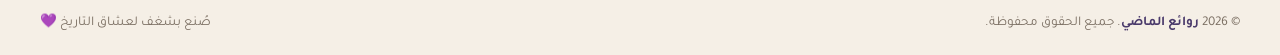
<file: sell.html>
<!DOCTYPE html>
<html lang="ar" dir="rtl">
<head>
  <meta charset="UTF-8">
  <meta name="viewport" content="width=device-width, initial-scale=1.0">
  <title>بيع مقتنياتك — روائع الماضي</title>
  <link rel="preconnect" href="https://fonts.googleapis.com">
  <link rel="preconnect" href="https://fonts.gstatic.com" crossorigin>
  <link href="https://fonts.googleapis.com/css2?family=Amiri:wght@400;700&family=Tajawal:wght@300;400;500;700;800&display=swap" rel="stylesheet">
  <link rel="icon" href="assets/images/favicon.svg" type="image/svg+xml">
  <link rel="stylesheet" href="assets/css/style.css">
</head>
<body data-page="sell">
  <div id="site-header"></div>

  <main>
    <section class="section-sm" style="padding-bottom:24px">
      <div class="container">
        <span class="eyebrow">شاركنا الشغف</span>
        <h1 style="font-size:clamp(2rem,4vw,3rem)">اعرض قطعتك للبيع</h1>
        <p style="color:var(--muted);max-width:640px;margin-top:10px">أضف تفاصيل قطعتك بدقة ليسهل على الهواة العثور عليها. ستظهر في المتجر فور نشر الإعلان.</p>
      </div>
    </section>

    <section class="container section-sm" style="padding-top:20px;padding-bottom:90px">
      <div class="contact-layout">
        <aside>
          <div class="contact-info-card">
            <h3>نصائح قبل النشر</h3>
            <div class="contact-line"><div class="cl-icon">✓</div><div><strong>كن دقيقاً في الوصف</strong><span>اذكر الحالة والسنة والعيوب إن وُجدت.</span></div></div>
            <div class="contact-line"><div class="cl-icon">✓</div><div><strong>حدّد سعراً معقولاً</strong><span>قارن بأسعار القطع المشابهة في المتجر.</span></div></div>
            <div class="contact-line"><div class="cl-icon">✓</div><div><strong>احرص على الصدق</strong><span>الثقة أساس مجتمعنا، وصفك يجب أن يعكس الحقيقة.</span></div></div>
            <div class="contact-line"><div class="cl-icon">✓</div><div><strong>سجّل الدخول أولاً</strong><span>تحتاج حساباً لنشر إعلانك ومتابعته.</span></div></div>
          </div>
          <div class="map-placeholder">
            <div><svg width="40" height="40" viewBox="0 0 24 24" fill="none" stroke="currentColor" stroke-width="1.5"><path d="M20 12a8 8 0 0 1-11.5 7.2L4 20l.8-4.5A8 8 0 1 1 20 12Z"/></svg><p>قطتك تستحق أن تُروى حكايتها</p></div>
          </div>
        </aside>

        <div class="contact-form-card">
          <div class="form-success" id="sell-success" hidden></div>
          <h3 style="margin-bottom:22px">بيانات القطعة</h3>
          <form id="sell-form">
            <div class="form-group"><label for="sell-title">اسم القطعة *</label><input class="form-control" id="sell-title" name="title" required placeholder="مثال: ورقة نقدية ٥ جنيهات مصرية ١٩٥٨"></div>
            <div class="form-row">
              <div class="form-group"><label for="sell-category">التصنيف *</label><select class="form-control" id="sell-category" name="category" required><option value="paper">عملات ورقية</option><option value="metal">عملات معدنية</option><option value="stamp">طوابع بريدية</option></select></div>
              <div class="form-group"><label for="sell-country">البلد *</label><input class="form-control" id="sell-country" name="country" required placeholder="مثال: مصر" value="مصر"></div>
            </div>
            <div class="form-row">
              <div class="form-group"><label for="sell-year">سنة الإصدار</label><input class="form-control" id="sell-year" name="year" placeholder="مثال: ١٩٥٨"></div>
              <div class="form-group"><label for="sell-condition">الحالة *</label><select class="form-control" id="sell-condition" name="condition" required><option>ممتاز</option><option>جيد جداً</option><option>جيد</option><option>مستهلك</option></select></div>
            </div>
            <div class="form-group"><label for="sell-price">السعر (ر.س) *</label><input class="form-control" id="sell-price" name="price" type="number" min="1" required placeholder="مثال: 350"></div>
            <div class="form-group"><label for="sell-desc">وصف القطعة</label><textarea class="form-control" id="sell-desc" name="description" placeholder="اكتب وصفاً مفصلاً يساعد المشتري على اتخاذ القرار..."></textarea></div>
            <button class="btn btn-primary btn-block" type="submit">نشر الإعلان</button>
            <p class="form-hint" style="text-align:center;margin-top:10px">لنشر إعلانك، يجب أن تكون <a href="account.html" style="color:var(--purple);text-decoration:underline;font-weight:700">مسجّل الدخول</a>.</p>
          </form>
        </div>
      </div>
    </section>
  </main>

  <div id="site-footer"></div>
  <script src="assets/js/store.js"></script>
  <script src="assets/js/app.js"></script>
</body>
</html>
</file>
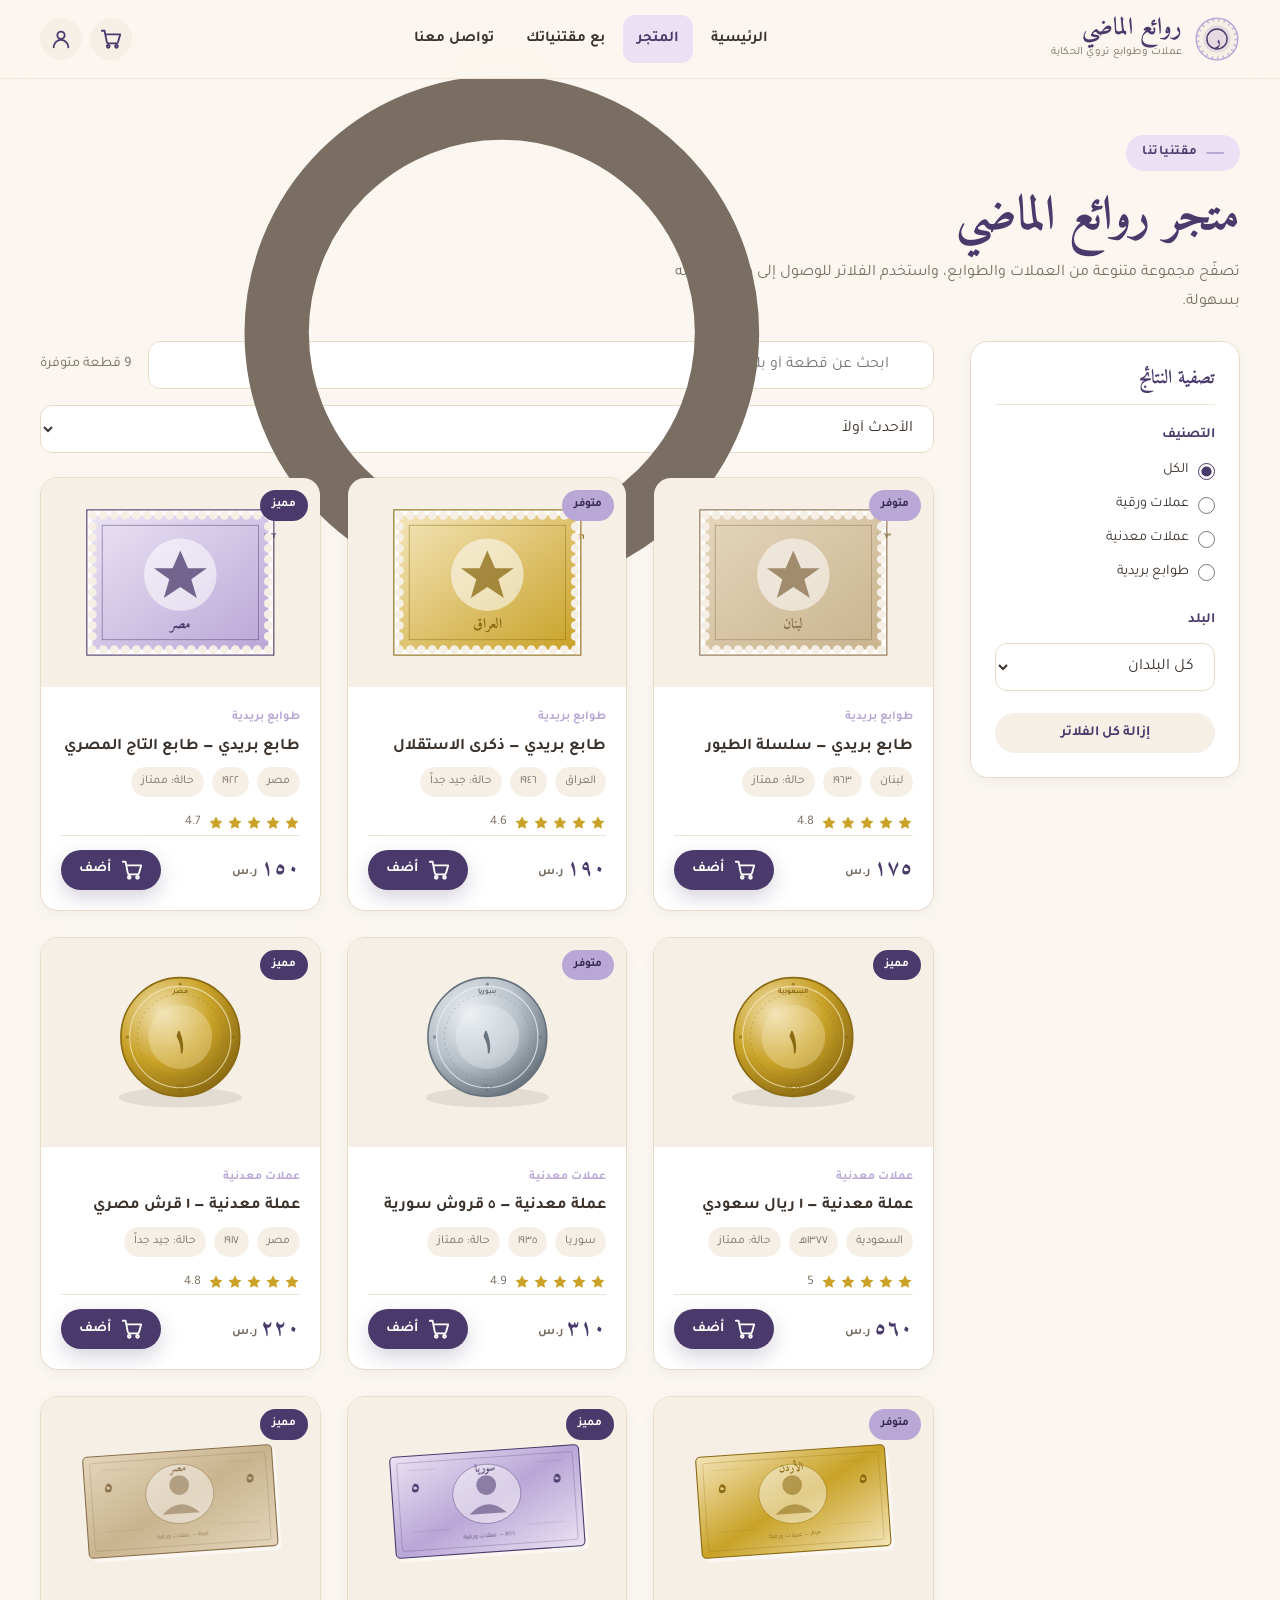
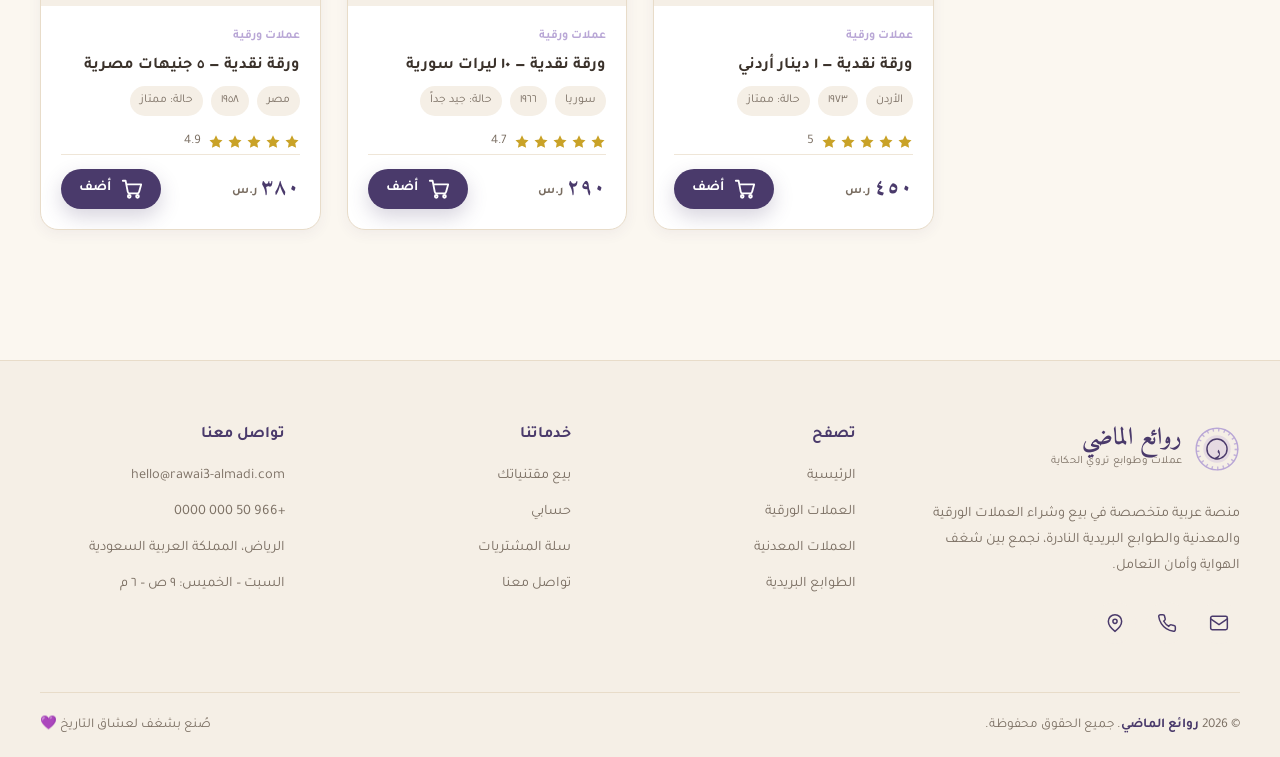
<file: shop.html>
<!DOCTYPE html>
<html lang="ar" dir="rtl">
<head>
  <meta charset="UTF-8">
  <meta name="viewport" content="width=device-width, initial-scale=1.0">
  <title>المتجر — روائع الماضي</title>
  <meta name="description" content="تصفح عملات ورقية ومعدنية وطوابع بريدية نادرة للبيع">
  <link rel="preconnect" href="https://fonts.googleapis.com">
  <link rel="preconnect" href="https://fonts.gstatic.com" crossorigin>
  <link href="https://fonts.googleapis.com/css2?family=Amiri:wght@400;700&family=Tajawal:wght@300;400;500;700;800&display=swap" rel="stylesheet">
  <link rel="icon" href="assets/images/favicon.svg" type="image/svg+xml">
  <link rel="stylesheet" href="assets/css/style.css">
</head>
<body data-page="shop">
  <div id="site-header"></div>

  <main>
    <section class="section-sm" style="padding-bottom:24px">
      <div class="container">
        <span class="eyebrow">مقتنياتنا</span>
        <h1 style="font-size:clamp(2rem,4vw,3rem)">متجر روائع الماضي</h1>
        <p style="color:var(--muted);max-width:620px;margin-top:10px">تصفّح مجموعة متنوعة من العملات والطوابع، واستخدم الفلاتر للوصول إلى ما تبحث عنه بسهولة.</p>
      </div>
    </section>

    <section class="container" style="padding-bottom:90px">
      <div class="shop-layout">
        <!-- الفلاتر -->
        <aside class="filter-panel" id="filter-panel" aria-label="فلاتر البحث">
          <h3>تصفية النتائج</h3>
          <div class="filter-group">
            <span class="filter-label">التصنيف</span>
            <div class="filter-options">
              <label><input type="radio" name="category" value="all" checked> الكل</label>
              <label><input type="radio" name="category" value="paper"> عملات ورقية</label>
              <label><input type="radio" name="category" value="metal"> عملات معدنية</label>
              <label><input type="radio" name="category" value="stamp"> طوابع بريدية</label>
            </div>
          </div>
          <div class="filter-group">
            <label for="filter-country">البلد</label>
            <select id="filter-country" class="form-control">
              <option value="all">كل البلدان</option>
              <option value="مصر">مصر</option>
              <option value="سوريا">سوريا</option>
              <option value="الأردن">الأردن</option>
              <option value="السعودية">السعودية</option>
              <option value="العراق">العراق</option>
              <option value="لبنان">لبنان</option>
            </select>
          </div>
          <div class="filter-group">
            <button class="btn btn-ghost btn-block btn-sm" id="clear-filters">إزالة كل الفلاتر</button>
          </div>
        </aside>

        <!-- النتائج -->
        <div>
          <div class="shop-toolbar">
            <div class="search-box">
              <svg viewBox="0 0 24 24" fill="none" stroke="currentColor" stroke-width="2"><circle cx="11" cy="11" r="7"/><path d="m20 20-3.5-3.5"/></svg>
              <input id="shop-search" class="form-control" type="search" placeholder="ابحث عن قطعة أو بلد..." aria-label="بحث في المتجر">
            </div>
            <button class="btn btn-outline btn-sm mobile-filter-toggle" id="mobile-filter-toggle">الفلاتر</button>
            <span class="result-count" id="result-count">...</span>
            <select id="shop-sort" class="form-control" aria-label="ترتيب النتائج">
              <option value="newest">الأحدث أولاً</option>
              <option value="price-asc">السعر: الأقل أولاً</option>
              <option value="price-desc">السعر: الأعلى أولاً</option>
              <option value="rating">الأعلى تقييماً</option>
            </select>
          </div>
          <div class="products-grid" id="shop-products"></div>
        </div>
      </div>
    </section>
  </main>

  <div id="site-footer"></div>
  <script src="assets/js/store.js"></script>
  <script src="assets/js/app.js"></script>
</body>
</html>
</file>
<file: assets/css/style.css>
/* ============================================================
   روائع الماضي — نظام التصميم (Design System)
   هوية بصرية: بيج فاتح + لمسة خزامي/بنفسجي
   ============================================================ */

:root {
  /* الألوان الأساسية */
  --cream:        #FBF7F0;  /* خلفية عامة دافئة */
  --beige:        #F5EFE6;  /* البيج الفاتح — أساس الهوية */
  --sand:         #E8DCC9;  /* أسطح ثانوية */
  --sand-deep:    #D9C7AB;  /* حدود/ظلال دافئة */
  --gold:         #C9A227;  /* لمسة معدنية */
  --lavender:     #B9A7D6;  /* الخزامي — اللون المميز */
  --lavender-soft:#EAE2F4;  /* خزامي فاتح للخلفيات */
  --purple:       #4A3A6B;  /* بنفسجي عميق للعناوين */
  --purple-deep:  #35294F;
  --ink:          #3B322B;  /* نصوص أساسية */
  --muted:        #7A6E62;  /* نصوص ثانوية */
  --white:        #FFFFFF;
  --border:       #E8DCC9;
  --line:         #EFE6D8;

  /* تأثيرات */
  --shadow-sm: 0 4px 14px rgba(74, 58, 107, .06);
  --shadow:    0 12px 34px rgba(74, 58, 107, .09);
  --shadow-lg: 0 24px 60px rgba(74, 58, 107, .14);

  /* زوايا */
  --r-lg: 26px;
  --r-md: 18px;
  --r-sm: 12px;

  /* خطوط */
  --font-display: 'Amiri', 'Times New Roman', serif;
  --font-body:    'Tajawal', 'Segoe UI', Tahoma, sans-serif;

  --maxw: 1200px;
}

/* ---------- إعدادات عامة ---------- */
* { box-sizing: border-box; margin: 0; padding: 0; }

html { scroll-behavior: smooth; }

body {
  font-family: var(--font-body);
  background: var(--cream);
  color: var(--ink);
  line-height: 1.8;
  font-size: 16px;
  -webkit-font-smoothing: antialiased;
}

img, svg { max-width: 100%; display: block; }

a { color: inherit; text-decoration: none; }

button, input, select, textarea { font-family: inherit; font-size: inherit; }

button { cursor: pointer; border: none; background: none; }

.container { width: min(100% - 40px, var(--maxw)); margin-inline: auto; }

.section { padding-block: 88px; }
.section-sm { padding-block: 56px; }

/* ---------- العناوين ---------- */
h1, h2, h3, h4 { font-family: var(--font-display); color: var(--purple); line-height: 1.35; font-weight: 700; }

h1 { font-size: clamp(2.4rem, 5vw, 4.2rem); }
h2 { font-size: clamp(1.9rem, 3.4vw, 3rem); }
h3 { font-size: 1.4rem; }

.section-head { text-align: center; margin-bottom: 48px; }
.section-head p { color: var(--muted); max-width: 620px; margin-inline: auto; margin-top: 12px; font-size: 1.05rem; }

.eyebrow {
  display: inline-flex; align-items: center; gap: 8px;
  color: var(--purple); font-size: .82rem; font-weight: 700;
  letter-spacing: .04em; margin-bottom: 14px;
  background: var(--lavender-soft); padding: 6px 16px; border-radius: 50px;
}
.eyebrow::before { content: ''; width: 18px; height: 2px; background: var(--lavender); border-radius: 2px; }

.title-underline { width: 72px; height: 4px; border-radius: 4px; background: linear-gradient(90deg, var(--lavender), var(--gold)); margin: 16px auto 0; }

/* ---------- الأزرار ---------- */
.btn {
  display: inline-flex; align-items: center; justify-content: center; gap: 10px;
  padding: 14px 28px; border-radius: 50px; font-weight: 700; font-size: .98rem;
  transition: transform .2s ease, box-shadow .2s ease, background .2s ease, color .2s ease;
  min-height: 50px;
}
.btn:hover { transform: translateY(-2px); }
.btn:active { transform: translateY(0); }

.btn-primary { background: var(--purple); color: var(--white); box-shadow: 0 8px 20px rgba(74,58,107,.22); }
.btn-primary:hover { background: var(--purple-deep); box-shadow: 0 12px 26px rgba(74,58,107,.3); }

.btn-lavender { background: var(--lavender); color: var(--purple-deep); box-shadow: 0 8px 20px rgba(185,167,214,.4); }
.btn-lavender:hover { background: #ab97cc; }

.btn-outline { border: 2px solid var(--purple); color: var(--purple); background: transparent; }
.btn-outline:hover { background: var(--purple); color: var(--white); }

.btn-ghost { background: var(--beige); color: var(--purple); }
.btn-ghost:hover { background: var(--sand); }

.btn-sm { padding: 9px 18px; min-height: 40px; font-size: .88rem; }
.btn-block { width: 100%; }
.btn:disabled { opacity: .5; cursor: not-allowed; transform: none; }

.icon-btn {
  width: 42px; height: 42px; border-radius: 50%; display: inline-flex;
  align-items: center; justify-content: center; background: var(--beige);
  color: var(--purple); transition: background .2s, transform .2s;
}
.icon-btn:hover { background: var(--lavender-soft); transform: translateY(-2px); }

/* ---------- الهيدر ---------- */
.site-header {
  position: sticky; top: 0; z-index: 100;
  background: rgba(251, 247, 240, .94);
  backdrop-filter: blur(14px);
  border-bottom: 1px solid var(--line);
}
.header-inner { display: flex; align-items: center; justify-content: space-between; gap: 20px; min-height: 78px; }

.brand { display: inline-flex; align-items: center; gap: 12px; flex-shrink: 0; }
.brand-mark { width: 46px; height: 46px; }
.brand-text strong { display: block; font-family: var(--font-display); font-size: 1.5rem; color: var(--purple); line-height: 1.15; }
.brand-text small { display: block; font-size: .7rem; color: var(--muted); letter-spacing: .02em; }

.main-nav { display: flex; align-items: center; gap: 4px; }
.main-nav a {
  padding: 10px 14px; border-radius: 12px; font-weight: 600; font-size: .94rem;
  color: var(--ink); transition: background .2s, color .2s;
}
.main-nav a:hover, .main-nav a.active { background: var(--lavender-soft); color: var(--purple); }

.header-actions { display: flex; align-items: center; gap: 8px; }
.cart-link { position: relative; }
.cart-badge {
  position: absolute; top: -4px; inset-inline-start: -4px;
  min-width: 20px; height: 20px; padding-inline: 5px; border-radius: 50px;
  background: var(--gold); color: var(--white); font-size: .7rem; font-weight: 800;
  display: flex; align-items: center; justify-content: center;
  border: 2px solid var(--cream);
}
.cart-badge[hidden] { display: none; }

.menu-toggle { display: none; }

/* ---------- الهيرو ---------- */
.hero { position: relative; overflow: hidden; padding-block: 96px 104px; }
.hero::before {
  content: ''; position: absolute; width: 620px; height: 620px; border-radius: 50%;
  background: radial-gradient(circle, rgba(185,167,214,.28), transparent 68%);
  inset-inline-start: -180px; top: -180px; pointer-events: none;
}
.hero::after {
  content: ''; position: absolute; width: 520px; height: 520px; border-radius: 50%;
  background: radial-gradient(circle, rgba(201,162,39,.12), transparent 70%);
  inset-inline-end: -160px; bottom: -220px; pointer-events: none;
}
.hero-grid { display: grid; grid-template-columns: 1.05fr .95fr; gap: 60px; align-items: center; position: relative; z-index: 1; }
.hero-copy h1 { margin-bottom: 20px; }
.hero-copy h1 span { color: var(--lavender); position: relative; }
.hero-copy h1 span::after {
  content: ''; position: absolute; inset-inline-start: 0; inset-inline-end: 0; bottom: 4px;
  height: 12px; background: rgba(185,167,214,.28); border-radius: 8px; z-index: -1;
}
.hero-copy > p { font-size: 1.15rem; color: var(--muted); max-width: 540px; margin-bottom: 32px; }
.hero-actions { display: flex; flex-wrap: wrap; gap: 14px; }

.hero-trust { display: flex; flex-wrap: wrap; gap: 24px; margin-top: 42px; padding-top: 28px; border-top: 1px solid var(--line); }
.hero-trust div { display: flex; align-items: center; gap: 9px; font-size: .9rem; font-weight: 600; color: var(--purple); }
.hero-trust svg { color: var(--gold); flex-shrink: 0; }

.hero-art { position: relative; display: grid; place-items: center; min-height: 460px; }
.hero-art .art-card {
  width: 100%; max-width: 460px; background: var(--beige); border: 1px solid var(--border);
  border-radius: var(--r-lg); padding: 34px; box-shadow: var(--shadow-lg);
  transform: rotate(-3deg);
}
.hero-art .art-card svg { width: 100%; height: auto; border-radius: var(--r-md); }
.hero-art .float-badge {
  position: absolute; background: var(--white); border: 1px solid var(--border);
  border-radius: var(--r-sm); padding: 12px 18px; box-shadow: var(--shadow);
  display: flex; align-items: center; gap: 12px; font-weight: 700; font-size: .9rem; color: var(--purple);
}
.hero-art .float-badge.one { top: 20px; inset-inline-end: 0; }
.hero-art .float-badge.two { bottom: 24px; inset-inline-start: 0; }
.float-badge .dot { width: 10px; height: 10px; border-radius: 50%; background: var(--lavender); }
.float-badge .dot.gold { background: var(--gold); }

/* ---------- شريط المزايا ---------- */
.features-strip { background: var(--beige); border-block: 1px solid var(--border); }
.features-grid { display: grid; grid-template-columns: repeat(4, 1fr); gap: 24px; padding-block: 34px; }
.feature-item { display: flex; align-items: center; gap: 14px; }
.feature-item .fi-icon {
  width: 52px; height: 52px; border-radius: 16px; display: grid; place-items: center;
  background: var(--white); color: var(--purple); box-shadow: var(--shadow-sm); flex-shrink: 0;
}
.feature-item strong { display: block; font-size: .98rem; color: var(--purple); }
.feature-item span { font-size: .82rem; color: var(--muted); }

/* ---------- التصنيفات ---------- */
.categories-grid { display: grid; grid-template-columns: repeat(3, 1fr); gap: 26px; }
.category-card {
  position: relative; overflow: hidden; border-radius: var(--r-lg); padding: 34px;
  background: var(--white); border: 1px solid var(--border); box-shadow: var(--shadow-sm);
  transition: transform .3s ease, box-shadow .3s ease;
}
.category-card:hover { transform: translateY(-8px); box-shadow: var(--shadow); }
.category-card::after {
  content: ''; position: absolute; width: 170px; height: 170px; border-radius: 50%;
  background: var(--lavender-soft); inset-inline-end: -60px; bottom: -70px; opacity: .7;
}
.category-card .cat-art { height: 180px; display: grid; place-items: center; position: relative; z-index: 1; margin-bottom: 18px; }
.category-card .cat-art svg { width: 100%; height: 100%; }
.category-card h3 { position: relative; z-index: 1; margin-bottom: 6px; }
.category-card p { color: var(--muted); font-size: .92rem; position: relative; z-index: 1; margin-bottom: 18px; }
.category-card .cat-link { position: relative; z-index: 1; color: var(--purple); font-weight: 700; font-size: .92rem; display: inline-flex; align-items: center; gap: 6px; }
.category-card .cat-link svg { transition: transform .2s; }
.category-card:hover .cat-link svg { transform: translateX(-4px); }

/* ---------- معرض الصور ---------- */
.gallery-grid { display: grid; grid-template-columns: 1.15fr .85fr; gap: 26px; align-items: stretch; }
.gallery-item { background: var(--white); border: 1px solid var(--border); border-radius: var(--r-lg); overflow: hidden; box-shadow: var(--shadow-sm); margin: 0; }
.gallery-photo { display: flex; flex-direction: column; min-height: 380px; }
.gallery-photo img { width: 100%; height: 100%; max-height: 430px; object-fit: cover; display: block; background: var(--beige); }
.gallery-photo figcaption { padding: 16px 20px; font-size: .9rem; font-weight: 700; color: var(--purple); background: var(--white); border-top: 1px solid var(--line); }
.gallery-art-stack { display: grid; grid-template-rows: 1fr 1fr; gap: 20px; }
.gallery-art-tile { background: var(--beige); border: 1px solid var(--border); border-radius: var(--r-md); padding: 18px; display: grid; place-items: center; overflow: hidden; }
.gallery-art-tile svg { width: 100%; height: 100%; max-height: 190px; }

/* ---------- المنتجات ---------- */
.products-grid { display: grid; grid-template-columns: repeat(3, 1fr); gap: 26px; }
.product-card {
  background: var(--white); border: 1px solid var(--border); border-radius: var(--r-md);
  overflow: hidden; box-shadow: var(--shadow-sm); transition: transform .3s, box-shadow .3s;
  display: flex; flex-direction: column;
}
.product-card:hover { transform: translateY(-6px); box-shadow: var(--shadow); }
.product-media { position: relative; background: var(--beige); aspect-ratio: 4 / 3; display: grid; place-items: center; padding: 22px; overflow: hidden; }
.product-media svg { width: 100%; height: 100%; transition: transform .4s ease; }
.product-card:hover .product-media svg { transform: scale(1.05) rotate(-1deg); }
.product-badge {
  position: absolute; top: 12px; inset-inline-start: 12px; z-index: 2;
  background: var(--purple); color: var(--white); font-size: .72rem; font-weight: 700;
  padding: 5px 12px; border-radius: 50px;
}
.product-badge.lavender { background: var(--lavender); color: var(--purple-deep); }
.product-body { padding: 20px; flex: 1; display: flex; flex-direction: column; }
.product-cat { font-size: .76rem; color: var(--lavender); font-weight: 700; margin-bottom: 6px; }
.product-title { font-family: var(--font-body); font-weight: 700; font-size: 1.02rem; color: var(--ink); line-height: 1.5; margin-bottom: 8px; }
.product-meta { display: flex; flex-wrap: wrap; gap: 8px; margin-bottom: 14px; }
.product-meta span { font-size: .75rem; background: var(--beige); color: var(--muted); padding: 4px 10px; border-radius: 50px; }
.product-bottom { margin-top: auto; display: flex; align-items: center; justify-content: space-between; gap: 10px; padding-top: 14px; border-top: 1px solid var(--line); }
.price { font-family: var(--font-display); font-size: 1.35rem; font-weight: 700; color: var(--purple); }
.price small { font-family: var(--font-body); font-size: .78rem; font-weight: 600; color: var(--muted); margin-inline-start: 4px; }

.rating { display: inline-flex; align-items: center; gap: 3px; color: var(--gold); font-size: .82rem; }
.rating span { color: var(--muted); margin-inline-start: 4px; }

/* ---------- المتجر (فلاتر) ---------- */
.shop-layout { display: grid; grid-template-columns: 270px 1fr; gap: 36px; align-items: start; }
.filter-panel { background: var(--white); border: 1px solid var(--border); border-radius: var(--r-md); padding: 24px; box-shadow: var(--shadow-sm); position: sticky; top: 100px; }
.filter-panel h3 { font-size: 1.2rem; margin-bottom: 18px; padding-bottom: 12px; border-bottom: 1px solid var(--line); }
.filter-group { margin-bottom: 22px; }
.filter-group:last-child { margin-bottom: 0; }
.filter-group > label, .filter-label { display: block; font-weight: 700; font-size: .88rem; color: var(--purple); margin-bottom: 10px; }
.filter-options { display: flex; flex-direction: column; gap: 8px; }
.filter-options label { display: flex; align-items: center; gap: 9px; font-size: .9rem; color: var(--ink); cursor: pointer; }
.filter-options input[type=radio], .filter-options input[type=checkbox] { accent-color: var(--purple); width: 17px; height: 17px; cursor: pointer; }

.shop-toolbar { display: flex; align-items: center; justify-content: space-between; gap: 16px; margin-bottom: 24px; flex-wrap: wrap; }
.shop-toolbar .result-count { color: var(--muted); font-size: .9rem; }
.shop-toolbar select { min-width: 190px; }
.search-box { position: relative; flex: 1; min-width: 220px; }
.search-box svg { position: absolute; inset-inline-start: 14px; top: 50%; transform: translateY(-50%); color: var(--muted); pointer-events: none; }
.search-box input { padding-inline-start: 44px; width: 100%; }

.mobile-filter-toggle { display: none; }

/* ---------- النماذج (Forms) ---------- */
.form-group { margin-bottom: 18px; }
.form-group label { display: block; font-weight: 700; font-size: .88rem; color: var(--purple); margin-bottom: 7px; }
.form-control {
  width: 100%; padding: 13px 16px; border: 1.5px solid var(--border); border-radius: var(--r-sm);
  background: var(--white); color: var(--ink); transition: border-color .2s, box-shadow .2s;
  outline: none; min-height: 48px;
}
.form-control:focus { border-color: var(--lavender); box-shadow: 0 0 0 4px rgba(185,167,214,.2); }
textarea.form-control { min-height: 130px; resize: vertical; }
.form-row { display: grid; grid-template-columns: repeat(2, 1fr); gap: 18px; }
.form-hint { font-size: .78rem; color: var(--muted); margin-top: 5px; }
.form-error { color: #B4453F; font-size: .8rem; margin-top: 5px; display: block; }
.form-success { background: #E9F3EA; color: #2E6B3A; border: 1px solid #C8E3CB; padding: 14px 18px; border-radius: var(--r-sm); margin-bottom: 18px; font-weight: 600; }
.form-error-box { background: #FBECEC; color: #B4453F; border: 1px solid #F0CACA; padding: 14px 18px; border-radius: var(--r-sm); margin-bottom: 18px; font-weight: 600; }

.auth-layout { display: grid; grid-template-columns: .9fr 1.1fr; gap: 0; max-width: 980px; margin-inline: auto; background: var(--white); border: 1px solid var(--border); border-radius: var(--r-lg); overflow: hidden; box-shadow: var(--shadow); }
.auth-aside { background: linear-gradient(160deg, var(--purple) 0%, var(--purple-deep) 100%); color: var(--white); padding: 48px; display: flex; flex-direction: column; justify-content: center; position: relative; overflow: hidden; }
.auth-aside::before { content: ''; position: absolute; width: 340px; height: 340px; border-radius: 50%; border: 50px solid rgba(185,167,214,.12); inset-inline-end: -140px; top: -120px; }
.auth-aside h2 { color: var(--white); margin-bottom: 16px; }
.auth-aside p { color: rgba(255,255,255,.78); margin-bottom: 28px; }
.auth-aside ul { list-style: none; display: flex; flex-direction: column; gap: 14px; position: relative; z-index: 1; }
.auth-aside li { display: flex; align-items: center; gap: 10px; font-size: .95rem; }
.auth-aside li svg { color: var(--lavender); flex-shrink: 0; }
.auth-main { padding: 48px; }
.tabs { display: flex; gap: 6px; background: var(--beige); padding: 5px; border-radius: 50px; margin-bottom: 28px; }
.tabs button { flex: 1; padding: 11px; border-radius: 50px; font-weight: 700; color: var(--muted); transition: .2s; }
.tabs button.active { background: var(--white); color: var(--purple); box-shadow: var(--shadow-sm); }
.tab-pane[hidden] { display: none; }

/* ---------- صفحة المنتج ---------- */
.product-detail { display: grid; grid-template-columns: 1fr 1fr; gap: 56px; align-items: start; }
.detail-media { background: var(--beige); border: 1px solid var(--border); border-radius: var(--r-lg); padding: 40px; box-shadow: var(--shadow-sm); }
.detail-media svg { width: 100%; height: auto; }
.detail-info h1 { font-family: var(--font-body); font-size: 2rem; margin-bottom: 10px; }
.detail-price { font-family: var(--font-display); font-size: 2.4rem; color: var(--purple); margin: 20px 0; }
.detail-price small { font-family: var(--font-body); font-size: 1rem; color: var(--muted); }
.detail-desc { color: var(--muted); margin-bottom: 24px; }
.spec-table { width: 100%; border-collapse: collapse; margin-bottom: 26px; }
.spec-table td { padding: 11px 0; border-bottom: 1px solid var(--line); font-size: .92rem; }
.spec-table td:first-child { color: var(--muted); width: 45%; }
.spec-table td:last-child { font-weight: 700; color: var(--purple); }
.detail-actions { display: flex; gap: 12px; flex-wrap: wrap; }
.seller-box { display: flex; align-items: center; gap: 14px; background: var(--white); border: 1px solid var(--border); border-radius: var(--r-md); padding: 18px; margin-top: 28px; }
.seller-avatar { width: 48px; height: 48px; border-radius: 50%; background: var(--lavender-soft); color: var(--purple); display: grid; place-items: center; font-weight: 800; font-size: 1.2rem; flex-shrink: 0; }
.seller-box strong { display: block; color: var(--purple); }
.seller-box span { font-size: .82rem; color: var(--muted); }

/* ---------- السلة ---------- */
.cart-layout { display: grid; grid-template-columns: 1fr 340px; gap: 36px; align-items: start; }
.cart-list { display: flex; flex-direction: column; gap: 14px; }
.cart-item { display: flex; align-items: center; gap: 18px; background: var(--white); border: 1px solid var(--border); border-radius: var(--r-md); padding: 16px; box-shadow: var(--shadow-sm); }
.cart-item .ci-media { width: 110px; height: 90px; background: var(--beige); border-radius: var(--r-sm); display: grid; place-items: center; padding: 10px; flex-shrink: 0; }
.cart-item .ci-media svg { width: 100%; height: 100%; }
.cart-item .ci-info { flex: 1; }
.cart-item .ci-info a { font-weight: 700; color: var(--ink); display: block; margin-bottom: 4px; }
.cart-item .ci-info small { color: var(--muted); font-size: .8rem; }
.cart-item .ci-price { font-weight: 700; color: var(--purple); white-space: nowrap; }
.qty-control { display: inline-flex; align-items: center; gap: 8px; background: var(--beige); border-radius: 50px; padding: 4px; margin-top: 8px; }
.qty-control button { width: 28px; height: 28px; border-radius: 50%; display: grid; place-items: center; background: var(--white); color: var(--purple); font-weight: 700; }
.qty-control span { min-width: 22px; text-align: center; font-weight: 700; font-size: .9rem; }
.remove-btn { color: #B4453F; font-size: .82rem; font-weight: 600; margin-top: 6px; display: inline-flex; align-items: center; gap: 4px; }

.summary-card { background: var(--white); border: 1px solid var(--border); border-radius: var(--r-lg); padding: 28px; box-shadow: var(--shadow); position: sticky; top: 100px; }
.summary-card h3 { margin-bottom: 20px; padding-bottom: 14px; border-bottom: 1px solid var(--line); }
.summary-row { display: flex; justify-content: space-between; margin-bottom: 12px; font-size: .92rem; color: var(--muted); }
.summary-row.total { font-size: 1.2rem; font-weight: 800; color: var(--purple); border-top: 1px solid var(--line); padding-top: 16px; margin-top: 16px; margin-bottom: 22px; }

.empty-state { text-align: center; padding: 80px 20px; background: var(--white); border: 1px dashed var(--sand-deep); border-radius: var(--r-lg); }
.empty-state svg { color: var(--lavender); margin-inline: auto; margin-bottom: 20px; }
.empty-state h3 { margin-bottom: 8px; }
.empty-state p { color: var(--muted); margin-bottom: 24px; }

/* ---------- الحساب ---------- */
.account-layout { display: grid; grid-template-columns: 250px 1fr; gap: 32px; align-items: start; }
.account-sidebar { background: var(--white); border: 1px solid var(--border); border-radius: var(--r-md); padding: 18px; box-shadow: var(--shadow-sm); }
.account-user { display: flex; align-items: center; gap: 12px; padding-bottom: 18px; margin-bottom: 12px; border-bottom: 1px solid var(--line); }
.account-user .seller-avatar { width: 44px; height: 44px; }
.account-user strong { display: block; font-size: .95rem; color: var(--purple); }
.account-user small { color: var(--muted); font-size: .78rem; }
.account-nav { display: flex; flex-direction: column; gap: 4px; }
.account-nav button { display: flex; align-items: center; gap: 10px; padding: 11px 14px; border-radius: 12px; font-weight: 600; font-size: .9rem; color: var(--ink); text-align: start; width: 100%; }
.account-nav button:hover, .account-nav button.active { background: var(--lavender-soft); color: var(--purple); }
.account-panel { background: var(--white); border: 1px solid var(--border); border-radius: var(--r-md); padding: 32px; box-shadow: var(--shadow-sm); min-height: 380px; }
.account-panel h2 { font-size: 1.5rem; margin-bottom: 22px; }
.account-tab[hidden] { display: none; }
.stat-grid { display: grid; grid-template-columns: repeat(3, 1fr); gap: 16px; margin-bottom: 28px; }
.stat-box { background: var(--beige); border-radius: var(--r-sm); padding: 18px; text-align: center; }
.stat-box strong { display: block; font-family: var(--font-display); font-size: 1.8rem; color: var(--purple); }
.stat-box span { font-size: .82rem; color: var(--muted); }

.mini-list { display: flex; flex-direction: column; gap: 10px; }
.mini-item { display: flex; align-items: center; gap: 12px; padding: 12px; border: 1px solid var(--line); border-radius: var(--r-sm); }
.mini-item .mi-thumb { width: 56px; height: 50px; background: var(--beige); border-radius: 8px; padding: 5px; flex-shrink: 0; }
.mini-item .mi-thumb svg { width: 100%; height: 100%; }
.mini-item strong { font-size: .9rem; display: block; }
.mini-item small { color: var(--muted); font-size: .78rem; }
.mini-item .mi-price { margin-inline-start: auto; font-weight: 700; color: var(--purple); white-space: nowrap; }

/* ---------- تواصل معنا ---------- */
.contact-layout { display: grid; grid-template-columns: 1fr 1.2fr; gap: 40px; align-items: start; }
.contact-info-card { background: var(--white); border: 1px solid var(--border); border-radius: var(--r-lg); padding: 36px; box-shadow: var(--shadow-sm); margin-bottom: 20px; }
.contact-info-card h3 { margin-bottom: 20px; }
.contact-line { display: flex; gap: 14px; margin-bottom: 20px; }
.contact-line:last-child { margin-bottom: 0; }
.contact-line .cl-icon { width: 44px; height: 44px; border-radius: 14px; background: var(--lavender-soft); color: var(--purple); display: grid; place-items: center; flex-shrink: 0; }
.contact-line strong { display: block; font-size: .92rem; color: var(--purple); margin-bottom: 3px; }
.contact-line span, .contact-line a { font-size: .9rem; color: var(--muted); }
.contact-form-card { background: var(--white); border: 1px solid var(--border); border-radius: var(--r-lg); padding: 36px; box-shadow: var(--shadow); }
.map-placeholder { background: linear-gradient(135deg, var(--beige), var(--sand)); border: 1px solid var(--border); border-radius: var(--r-md); height: 200px; display: grid; place-items: center; text-align: center; color: var(--muted); position: relative; overflow: hidden; }
.map-placeholder svg { color: var(--lavender); margin-inline: auto; margin-bottom: 8px; }

/* ---------- خطوات ---------- */
.steps-grid { display: grid; grid-template-columns: repeat(4, 1fr); gap: 24px; counter-reset: step; }
.step-card { text-align: center; padding: 30px 20px; background: var(--white); border: 1px solid var(--border); border-radius: var(--r-md); position: relative; box-shadow: var(--shadow-sm); }
.step-card::before {
  counter-increment: step; content: counter(step);
  position: absolute; top: -18px; inset-inline-start: 50%; transform: translateX(50%);
  width: 38px; height: 38px; border-radius: 50%; background: var(--lavender); color: var(--purple-deep);
  display: grid; place-items: center; font-weight: 800; font-size: 1rem; border: 4px solid var(--cream);
}
.step-card .step-icon { width: 60px; height: 60px; margin: 12px auto 18px; border-radius: 18px; background: var(--beige); color: var(--purple); display: grid; place-items: center; }
.step-card h3 { font-size: 1.1rem; margin-bottom: 8px; }
.step-card p { font-size: .88rem; color: var(--muted); }

/* ---------- آراء ---------- */
.testimonials-grid { display: grid; grid-template-columns: repeat(3, 1fr); gap: 24px; }
.testimonial { background: var(--white); border: 1px solid var(--border); border-radius: var(--r-md); padding: 28px; box-shadow: var(--shadow-sm); }
.testimonial .quote { color: var(--lavender); font-size: 2.4rem; line-height: 1; font-family: var(--font-display); }
.testimonial p { color: var(--muted); font-size: .92rem; margin: 12px 0 20px; }
.testimonial .who { display: flex; align-items: center; gap: 12px; }
.testimonial .who .seller-avatar { width: 40px; height: 40px; font-size: 1rem; }
.testimonial .who strong { font-size: .9rem; display: block; color: var(--purple); }
.testimonial .who small { font-size: .76rem; color: var(--muted); }

/* ---------- CTA ---------- */
.cta-band { background: linear-gradient(135deg, var(--purple) 0%, var(--purple-deep) 100%); border-radius: var(--r-lg); padding: 56px; text-align: center; color: var(--white); position: relative; overflow: hidden; }
.cta-band::before, .cta-band::after { content: ''; position: absolute; border-radius: 50%; border: 40px solid rgba(185,167,214,.1); }
.cta-band::before { width: 320px; height: 320px; inset-inline-start: -100px; top: -120px; }
.cta-band::after { width: 260px; height: 260px; inset-inline-end: -80px; bottom: -120px; }
.cta-band h2 { color: var(--white); position: relative; z-index: 1; }
.cta-band p { color: rgba(255,255,255,.8); max-width: 560px; margin: 14px auto 28px; position: relative; z-index: 1; }
.cta-band .btn-lavender { position: relative; z-index: 1; }

/* ---------- الفوتر ---------- */
.site-footer { background: var(--beige); border-top: 1px solid var(--border); padding-top: 64px; margin-top: 40px; }
.footer-grid { display: grid; grid-template-columns: 1.4fr 1fr 1fr 1fr; gap: 40px; padding-bottom: 48px; }
.footer-about p { color: var(--muted); font-size: .9rem; margin: 18px 0 22px; max-width: 320px; }
.footer-social { display: flex; gap: 10px; }
.footer-col h4 { font-family: var(--font-body); font-size: 1rem; margin-bottom: 18px; color: var(--purple); }
.footer-col ul { list-style: none; display: flex; flex-direction: column; gap: 10px; }
.footer-col a, .footer-col li { color: var(--muted); font-size: .9rem; transition: color .2s; }
.footer-col a:hover { color: var(--purple); }
.footer-bottom { border-top: 1px solid var(--border); padding-block: 20px; display: flex; justify-content: space-between; gap: 16px; flex-wrap: wrap; color: var(--muted); font-size: .84rem; }
.footer-bottom strong { color: var(--purple); }

/* ---------- إشعار منبثق (Toast) ---------- */
.toast-container { position: fixed; bottom: 26px; inset-inline-end: 26px; z-index: 999; display: flex; flex-direction: column; gap: 10px; }
.toast { background: var(--purple); color: var(--white); padding: 14px 20px; border-radius: var(--r-sm); box-shadow: var(--shadow-lg); font-weight: 600; font-size: .9rem; display: flex; align-items: center; gap: 10px; animation: toastIn .35s ease; max-width: 340px; }
.toast.success { background: #2E6B3A; }
.toast.error { background: #B4453F; }
@keyframes toastIn { from { opacity: 0; transform: translateY(16px); } to { opacity: 1; transform: translateY(0); } }

/* ---------- تجاوب ---------- */
@media (max-width: 1024px) {
  .main-nav { display: none; position: absolute; top: 78px; inset-inline: 0; background: var(--cream); border-bottom: 1px solid var(--border); padding: 16px 20px; flex-direction: column; align-items: stretch; box-shadow: var(--shadow); }
  .main-nav.open { display: flex; }
  .menu-toggle { display: inline-flex; }
  .hero-grid { grid-template-columns: 1fr; gap: 40px; }
  .hero-art { min-height: auto; }
  .hero-art .art-card { max-width: 520px; }
  .features-grid { grid-template-columns: repeat(2, 1fr); }
  .categories-grid, .products-grid, .testimonials-grid { grid-template-columns: repeat(2, 1fr); }
  .gallery-grid { grid-template-columns: 1fr; }
  .steps-grid { grid-template-columns: repeat(2, 1fr); }
  .shop-layout { grid-template-columns: 1fr; }
  .filter-panel { position: static; }
  .mobile-filter-toggle { display: inline-flex; }
  .filter-panel[hidden] { display: none; }
  .product-detail { grid-template-columns: 1fr; gap: 32px; }
  .cart-layout { grid-template-columns: 1fr; }
  .summary-card { position: static; }
  .contact-layout { grid-template-columns: 1fr; }
  .footer-grid { grid-template-columns: repeat(2, 1fr); }
}

@media (max-width: 700px) {
  .section { padding-block: 60px; }
  .container { width: min(100% - 32px, var(--maxw)); }
  .header-inner { min-height: 68px; }
  .brand-text small { display: none; }
  .brand-text strong { font-size: 1.25rem; }
  .brand-mark { width: 38px; height: 38px; }
  .hero { padding-block: 56px 70px; }
  .hero-trust { gap: 14px; }
  .features-grid, .categories-grid, .products-grid, .testimonials-grid, .steps-grid, .stat-grid, .form-row { grid-template-columns: 1fr; }
  .auth-layout { grid-template-columns: 1fr; }
  .auth-aside { padding: 32px; }
  .auth-main { padding: 32px 24px; }
  .account-layout { grid-template-columns: 1fr; }
  .account-sidebar { position: static; }
  .footer-grid { grid-template-columns: 1fr; gap: 30px; }
  .cta-band { padding: 40px 24px; }
  .cart-item { flex-wrap: wrap; }
  .cart-item .ci-info { min-width: 140px; }
  .toast-container { inset-inline: 16px; bottom: 16px; }
  .toast { max-width: none; }
}

/* ---------- طباعة ---------- */
@media print {
  .site-header, .site-footer, .cta-band, .toast-container, .btn, .filter-panel { display: none !important; }
  body { background: var(--white); }
}
</file>
